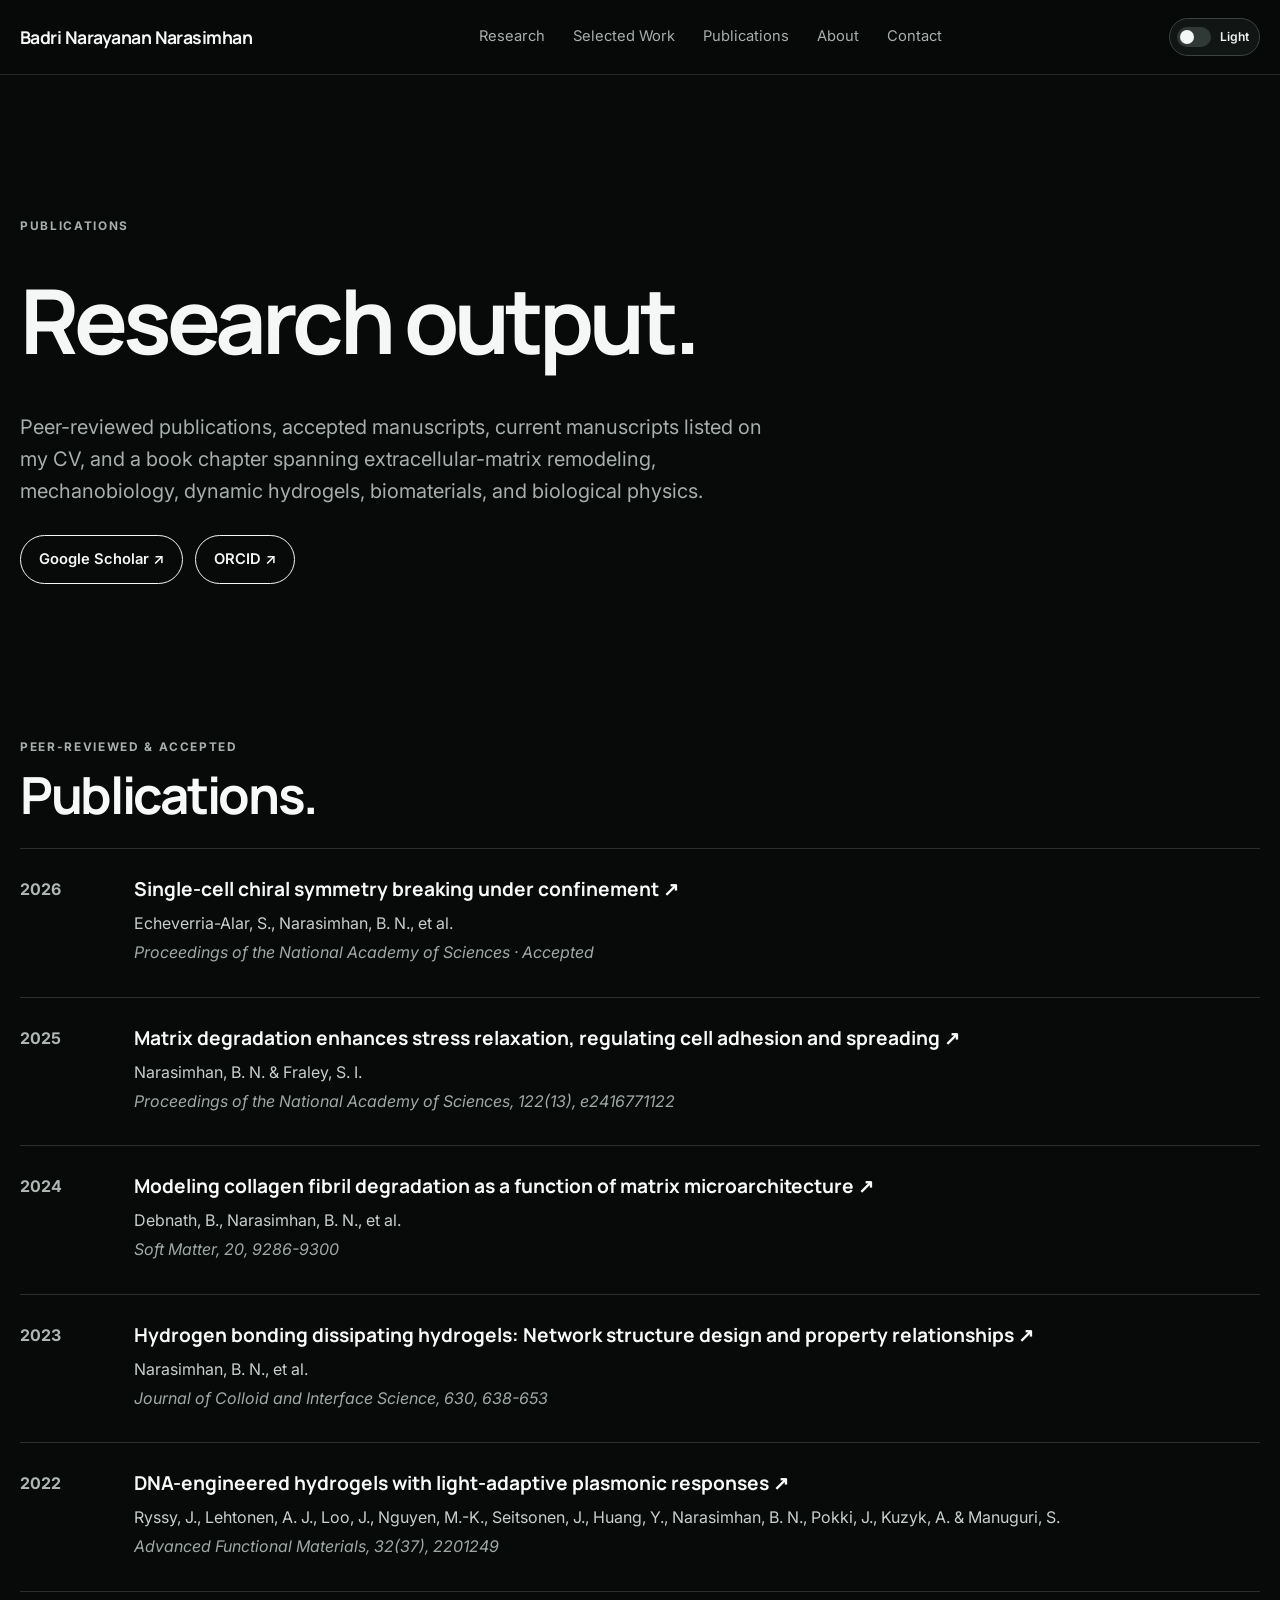
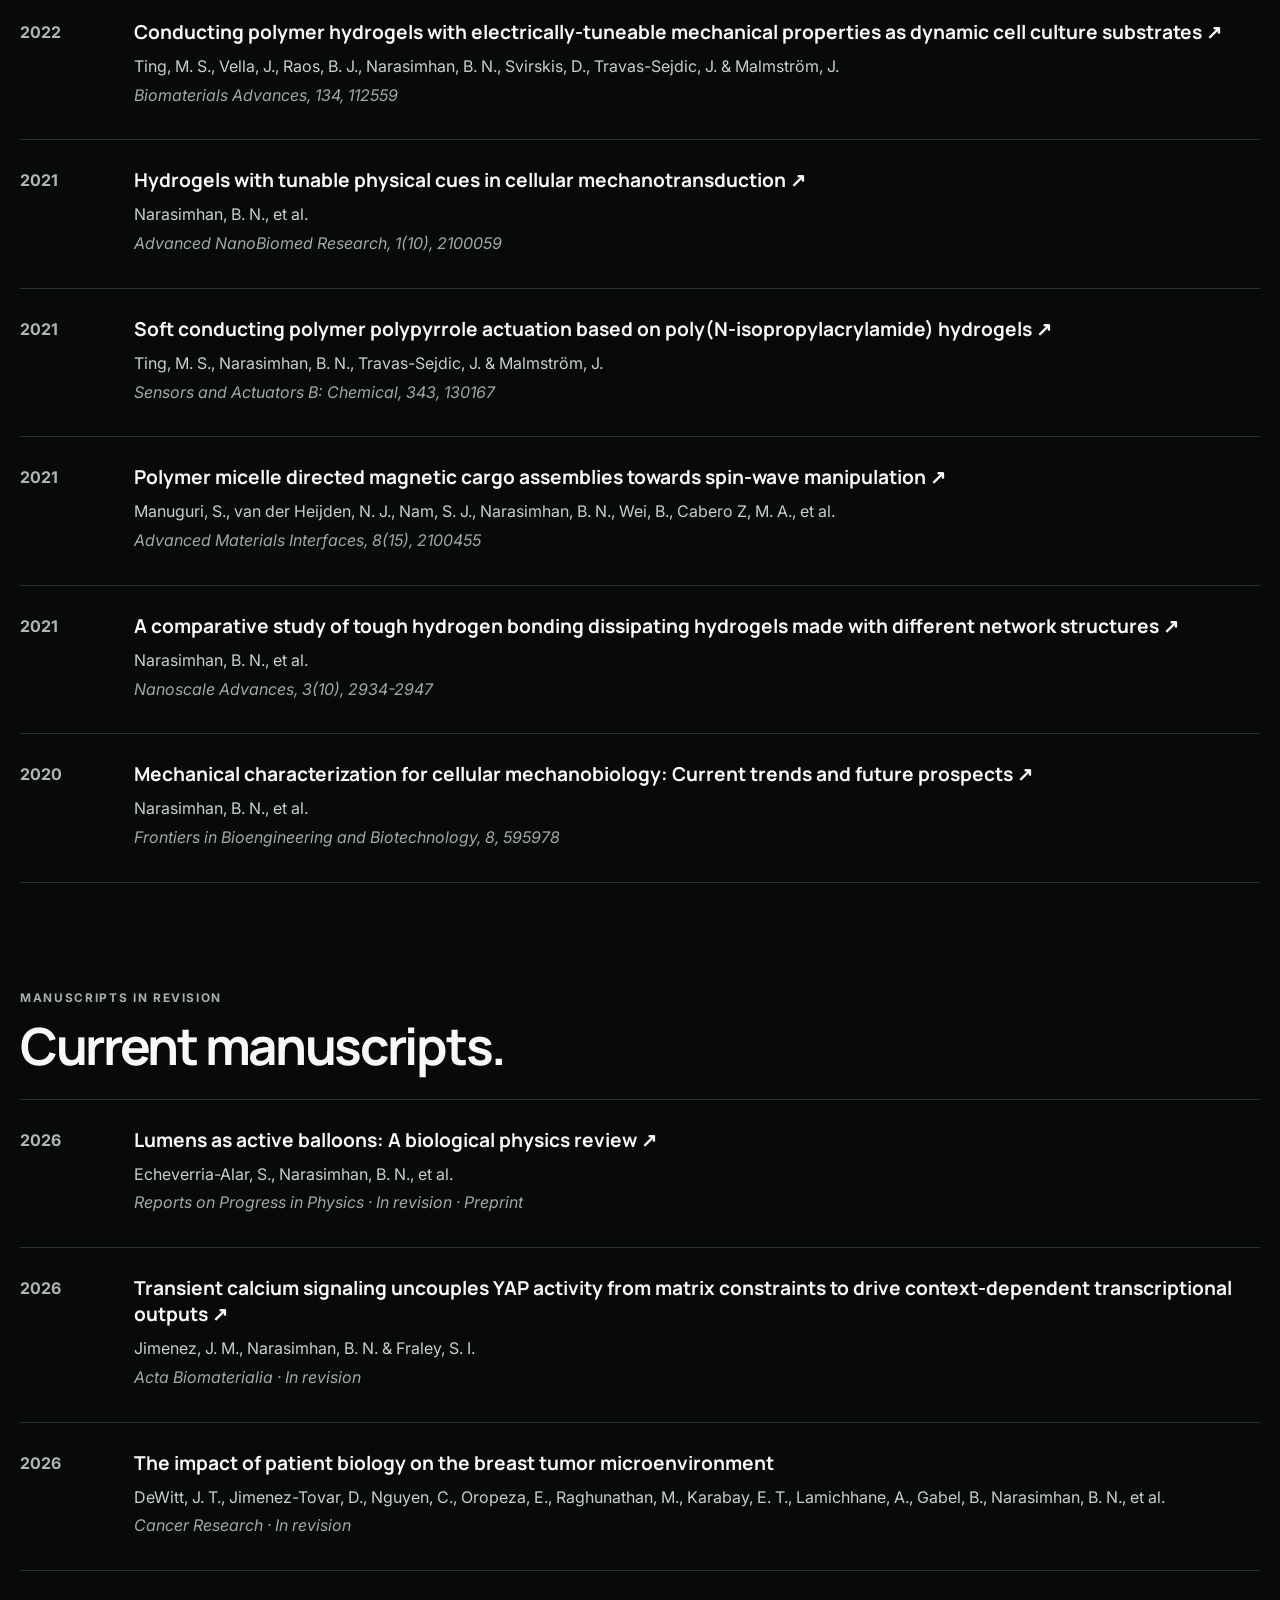
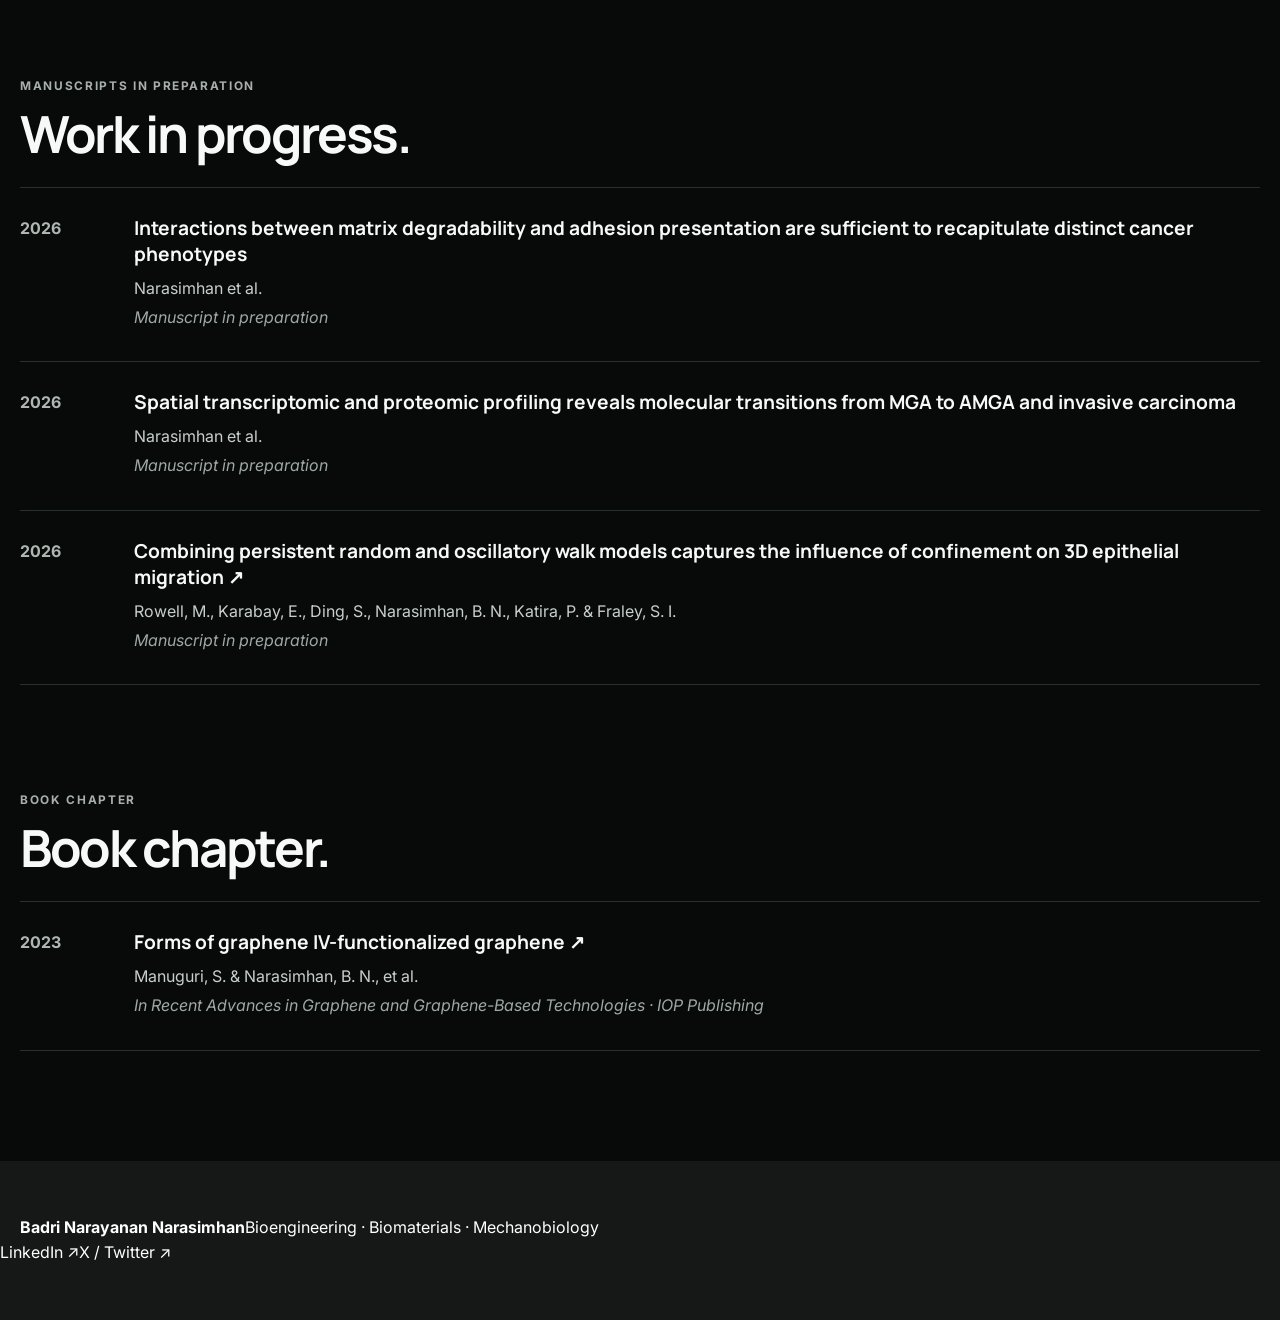
<file: publications.html>
<!DOCTYPE html>
<html lang="en">
<head>
  <meta charset="UTF-8">
  <meta name="viewport" content="width=device-width, initial-scale=1.0">
  <title>Publications | Badri Narayanan Narasimhan</title>
  <link rel="preconnect" href="https://fonts.googleapis.com">
  <link rel="preconnect" href="https://fonts.gstatic.com" crossorigin>
  <link href="https://fonts.googleapis.com/css2?family=Inter:wght@400;500;600&family=Manrope:wght@500;600;700&display=swap" rel="stylesheet">
  <link rel="stylesheet" href="style.css">
</head>
<body>
<header class="site-header">
  <div class="container nav-wrap">
    <a class="brand" href="index.html">Badri Narayanan Narasimhan</a>
    <nav class="nav" id="site-navigation" aria-label="Main navigation">
      <a href="index.html#research">Research</a>
      <a href="index.html#work">Selected Work</a>
      <a href="publications.html">Publications</a>
      <a href="index.html#about">About</a>
      <a href="index.html#contact">Contact</a>
    </nav>
      <button class="mobile-menu-toggle" type="button" aria-label="Open navigation menu" aria-controls="site-navigation" aria-expanded="false"><span></span><span></span><span></span></button>
      <button class="theme-toggle" type="button" aria-label="Switch to light background" aria-pressed="false">
        <span class="theme-toggle-track" aria-hidden="true"><span class="theme-toggle-knob"></span></span>
        <span class="theme-toggle-label">Light</span>
      </button>
  </div>
</header>
<main>
<section class="page-hero container">
  <p class="eyebrow">PUBLICATIONS</p>
  <h1>Research output.</h1>
  <p>Peer-reviewed publications, accepted manuscripts, current manuscripts listed on my CV, and a book chapter spanning extracellular-matrix remodeling, mechanobiology, dynamic hydrogels, biomaterials, and biological physics.</p>
  <div class="about-actions">
    <a class="button button-primary" href="https://scholar.google.com/citations?user=KhqiC1IAAAAJ&amp;hl=en&amp;oi=ao" target="_blank" rel="noopener">Google Scholar ↗</a>
    <a class="button button-secondary" href="https://orcid.org/0000-0002-2936-0398" target="_blank" rel="noopener">ORCID ↗</a>
  </div>
</section>

<section class="section container publication-section">
  <div class="publication-group-heading">
    <p class="section-kicker">PEER-REVIEWED &amp; ACCEPTED</p>
    <h2>Publications.</h2>
  </div>
  <div class="full-pub-list">
    <article class="full-pub"><div class="full-pub-year">2026</div><div><h3><a href="https://www.biorxiv.org/content/10.64898/2025.12.23.696323v3.abstract" target="_blank" rel="noopener">Single-cell chiral symmetry breaking under confinement ↗</a></h3><p>Echeverria-Alar, S., Narasimhan, B. N., et al.</p><p class="journal">Proceedings of the National Academy of Sciences · Accepted</p></div></article>
    <article class="full-pub"><div class="full-pub-year">2025</div><div><h3><a href="https://www.pnas.org/doi/abs/10.1073/pnas.2416771122" target="_blank" rel="noopener">Matrix degradation enhances stress relaxation, regulating cell adhesion and spreading ↗</a></h3><p>Narasimhan, B. N. &amp; Fraley, S. I.</p><p class="journal">Proceedings of the National Academy of Sciences, 122(13), e2416771122</p></div></article>
    <article class="full-pub"><div class="full-pub-year">2024</div><div><h3><a href="https://pubs.rsc.org/sm/article-abstract/20/46/9286/872077/Modeling-collagen-fibril-degradation-as-a-function" target="_blank" rel="noopener">Modeling collagen fibril degradation as a function of matrix microarchitecture ↗</a></h3><p>Debnath, B., Narasimhan, B. N., et al.</p><p class="journal">Soft Matter, 20, 9286-9300</p></div></article>
    <article class="full-pub"><div class="full-pub-year">2023</div><div><h3><a href="https://www.sciencedirect.com/science/article/pii/S0021979722017830" target="_blank" rel="noopener">Hydrogen bonding dissipating hydrogels: Network structure design and property relationships ↗</a></h3><p>Narasimhan, B. N., et al.</p><p class="journal">Journal of Colloid and Interface Science, 630, 638-653</p></div></article>
    <article class="full-pub"><div class="full-pub-year">2022</div><div><h3><a href="https://advanced.onlinelibrary.wiley.com/doi/abs/10.1002/adfm.202201249" target="_blank" rel="noopener">DNA-engineered hydrogels with light-adaptive plasmonic responses ↗</a></h3><p>Ryssy, J., Lehtonen, A. J., Loo, J., Nguyen, M.-K., Seitsonen, J., Huang, Y., Narasimhan, B. N., Pokki, J., Kuzyk, A. &amp; Manuguri, S.</p><p class="journal">Advanced Functional Materials, 32(37), 2201249</p></div></article>
    <article class="full-pub"><div class="full-pub-year">2022</div><div><h3><a href="https://www.sciencedirect.com/science/article/pii/S0928493121006998" target="_blank" rel="noopener">Conducting polymer hydrogels with electrically-tuneable mechanical properties as dynamic cell culture substrates ↗</a></h3><p>Ting, M. S., Vella, J., Raos, B. J., Narasimhan, B. N., Svirskis, D., Travas-Sejdic, J. &amp; Malmström, J.</p><p class="journal">Biomaterials Advances, 134, 112559</p></div></article>
    <article class="full-pub"><div class="full-pub-year">2021</div><div><h3><a href="https://advanced.onlinelibrary.wiley.com/doi/full/10.1002/anbr.202100059" target="_blank" rel="noopener">Hydrogels with tunable physical cues in cellular mechanotransduction ↗</a></h3><p>Narasimhan, B. N., et al.</p><p class="journal">Advanced NanoBiomed Research, 1(10), 2100059</p></div></article>
    <article class="full-pub"><div class="full-pub-year">2021</div><div><h3><a href="https://www.sciencedirect.com/science/article/pii/S092540052100736X" target="_blank" rel="noopener">Soft conducting polymer polypyrrole actuation based on poly(N-isopropylacrylamide) hydrogels ↗</a></h3><p>Ting, M. S., Narasimhan, B. N., Travas-Sejdic, J. &amp; Malmström, J.</p><p class="journal">Sensors and Actuators B: Chemical, 343, 130167</p></div></article>
    <article class="full-pub"><div class="full-pub-year">2021</div><div><h3><a href="https://advanced.onlinelibrary.wiley.com/doi/abs/10.1002/admi.202100455" target="_blank" rel="noopener">Polymer micelle directed magnetic cargo assemblies towards spin-wave manipulation ↗</a></h3><p>Manuguri, S., van der Heijden, N. J., Nam, S. J., Narasimhan, B. N., Wei, B., Cabero Z, M. A., et al.</p><p class="journal">Advanced Materials Interfaces, 8(15), 2100455</p></div></article>
    <article class="full-pub"><div class="full-pub-year">2021</div><div><h3><a href="https://pubs.rsc.org/na/article/3/10/2934/732613/A-comparative-study-of-tough-hydrogen-bonding" target="_blank" rel="noopener">A comparative study of tough hydrogen bonding dissipating hydrogels made with different network structures ↗</a></h3><p>Narasimhan, B. N., et al.</p><p class="journal">Nanoscale Advances, 3(10), 2934-2947</p></div></article>
    <article class="full-pub"><div class="full-pub-year">2020</div><div><h3><a href="https://www.frontiersin.org/journals/bioengineering-and-biotechnology/articles/10.3389/fbioe.2020.595978/full" target="_blank" rel="noopener">Mechanical characterization for cellular mechanobiology: Current trends and future prospects ↗</a></h3><p>Narasimhan, B. N., et al.</p><p class="journal">Frontiers in Bioengineering and Biotechnology, 8, 595978</p></div></article>
  </div>
</section>

<section class="section container publication-section publication-secondary">
  <div class="publication-group-heading">
    <p class="section-kicker">MANUSCRIPTS IN REVISION</p>
    <h2>Current manuscripts.</h2>
  </div>
  <div class="full-pub-list">
    <article class="full-pub"><div class="full-pub-year">2026</div><div><h3><a href="https://arxiv.org/abs/2605.01649" target="_blank" rel="noopener">Lumens as active balloons: A biological physics review ↗</a></h3><p>Echeverria-Alar, S., Narasimhan, B. N., et al.</p><p class="journal">Reports on Progress in Physics · In revision · Preprint</p></div></article>
    <article class="full-pub"><div class="full-pub-year">2026</div><div><h3><a href="http://cell.com/biophysj/abstract/S0006-3495(24)02257-4" target="_blank" rel="noopener">Transient calcium signaling uncouples YAP activity from matrix constraints to drive context-dependent transcriptional outputs ↗</a></h3><p>Jimenez, J. M., Narasimhan, B. N. &amp; Fraley, S. I.</p><p class="journal">Acta Biomaterialia · In revision</p></div></article>
    <article class="full-pub"><div class="full-pub-year">2026</div><div><h3>The impact of patient biology on the breast tumor microenvironment</h3><p>DeWitt, J. T., Jimenez-Tovar, D., Nguyen, C., Oropeza, E., Raghunathan, M., Karabay, E. T., Lamichhane, A., Gabel, B., Narasimhan, B. N., et al.</p><p class="journal">Cancer Research · In revision</p></div></article>
  </div>
</section>

<section class="section container publication-section publication-secondary">
  <div class="publication-group-heading">
    <p class="section-kicker">MANUSCRIPTS IN PREPARATION</p>
    <h2>Work in progress.</h2>
  </div>
  <div class="full-pub-list">
    <article class="full-pub"><div class="full-pub-year">2026</div><div><h3>Interactions between matrix degradability and adhesion presentation are sufficient to recapitulate distinct cancer phenotypes</h3><p>Narasimhan et al.</p><p class="journal">Manuscript in preparation</p></div></article>
    <article class="full-pub"><div class="full-pub-year">2026</div><div><h3>Spatial transcriptomic and proteomic profiling reveals molecular transitions from MGA to AMGA and invasive carcinoma</h3><p>Narasimhan et al.</p><p class="journal">Manuscript in preparation</p></div></article>
    <article class="full-pub"><div class="full-pub-year">2026</div><div><h3><a href="https://www.cell.com/biophysj/fulltext/S0006-3495(24)02418-4" target="_blank" rel="noopener">Combining persistent random and oscillatory walk models captures the influence of confinement on 3D epithelial migration ↗</a></h3><p>Rowell, M., Karabay, E., Ding, S., Narasimhan, B. N., Katira, P. &amp; Fraley, S. I.</p><p class="journal">Manuscript in preparation</p></div></article>
  </div>
</section>

<section class="section container publication-section publication-secondary book-section">
  <div class="publication-group-heading">
    <p class="section-kicker">BOOK CHAPTER</p>
    <h2>Book chapter.</h2>
  </div>
  <div class="full-pub-list">
    <article class="full-pub"><div class="full-pub-year">2023</div><div><h3><a href="https://iopscience.iop.org/book/edit/978-0-7503-3999-5/chapter/bk978-0-7503-3999-5ch6" target="_blank" rel="noopener">Forms of graphene IV-functionalized graphene ↗</a></h3><p>Manuguri, S. &amp; Narasimhan, B. N., et al.</p><p class="journal">In Recent Advances in Graphene and Graphene-Based Technologies · IOP Publishing</p></div></article>
  </div>
</section>
</main>
<footer class="site-footer"><div class="container"><strong>Badri Narayanan Narasimhan</strong><span>Bioengineering · Biomaterials · Mechanobiology</span></div><div class="social-links"><a href="https://www.linkedin.com/in/badri-narayanan-narasimhan-9518b510/" target="_blank" rel="noopener noreferrer">LinkedIn ↗</a><a href="https://x.com/badz_nithin" target="_blank" rel="noopener noreferrer">X / Twitter ↗</a></div></footer>

  <script>
    (function () {
      const button = document.querySelector('.theme-toggle');
      if (!button) return;

      function applyTheme(light) {
        document.body.classList.toggle('light-theme', light);
        button.setAttribute('aria-pressed', light ? 'true' : 'false');
        button.setAttribute('aria-label', light ? 'Switch to dark background' : 'Switch to light background');
        const label = button.querySelector('.theme-toggle-label');
        if (label) label.textContent = light ? 'Dark' : 'Light';
      }

      let light = false;
      try {
        light = localStorage.getItem('badri-site-theme-v19') === 'light';
      } catch (e) {}
      applyTheme(light);

      button.addEventListener('click', function () {
        const nextLight = !document.body.classList.contains('light-theme');
        applyTheme(nextLight);
        try {
          localStorage.setItem('badri-site-theme-v19', nextLight ? 'light' : 'dark');
        } catch (e) {}
      });
    })();
  </script>
  <script>
    (function () {
      const toggle = document.querySelector('.mobile-menu-toggle');
      const nav = document.getElementById('site-navigation');
      if (!toggle || !nav) return;
      function closeMenu() {
        nav.classList.remove('mobile-nav-open');
        toggle.setAttribute('aria-expanded', 'false');
        toggle.setAttribute('aria-label', 'Open navigation menu');
      }
      toggle.addEventListener('click', function () {
        const isOpen = nav.classList.toggle('mobile-nav-open');
        toggle.setAttribute('aria-expanded', String(isOpen));
        toggle.setAttribute('aria-label', isOpen ? 'Close navigation menu' : 'Open navigation menu');
      });
      nav.querySelectorAll('a').forEach(function (link) { link.addEventListener('click', closeMenu); });
      document.addEventListener('keydown', function (event) { if (event.key === 'Escape') closeMenu(); });
      document.addEventListener('click', function (event) {
        if (!nav.contains(event.target) && !toggle.contains(event.target)) closeMenu();
      });
      window.addEventListener('resize', function () { if (window.innerWidth > 900) closeMenu(); });
    })();
  </script>
</body></html>
</file>
<file: style.css>
:root {
  --bg: #f7f8f7;
  --surface: #ffffff;
  --ink: #161918;
  --muted: #626967;
  --line: #dfe4e1;

  --green: #29b875;
  --blue: #2787c8;
  --magenta: #a52167;
  --graphite: #6f7174;

  --max: 1180px;
}

* {
  box-sizing: border-box;
}

html {
  scroll-behavior: smooth;
}

body {
  margin: 0;
  background: var(--bg);
  color: var(--ink);
  font-family: "Inter", sans-serif;
  line-height: 1.6;
}

a {
  color: inherit;
  text-decoration: none;
}

.container {
  width: min(calc(100% - 40px), var(--max));
  margin: 0 auto;
}

.site-header {
  position: sticky;
  top: 0;
  z-index: 100;
  background: rgba(247, 248, 247, 0.92);
  backdrop-filter: blur(14px);
  border-bottom: 1px solid rgba(223, 228, 225, 0.8);
}

.nav-wrap {
  min-height: 74px;
  display: flex;
  align-items: center;
  justify-content: space-between;
  gap: 30px;
}

.brand {
  font-family: "Manrope", sans-serif;
  font-weight: 700;
  letter-spacing: -0.03em;
  font-size: 1.1rem;
}

.nav {
  display: flex;
  gap: 28px;
  font-size: 0.92rem;
}

.nav a {
  color: var(--muted);
}

.nav a:hover {
  color: var(--ink);
}

.hero {
  min-height: 720px;
  display: grid;
  grid-template-columns: 1.08fr 0.92fr;
  align-items: center;
  gap: 70px;
  padding-top: 80px;
  padding-bottom: 80px;
}

.eyebrow,
.section-kicker,
.work-category {
  font-size: 0.74rem;
  font-weight: 700;
  letter-spacing: 0.14em;
  text-transform: uppercase;
  color: var(--muted);
}

.hero h1 {
  margin: 14px 0 26px;
  max-width: 780px;
  font-family: "Manrope", sans-serif;
  font-size: clamp(3.5rem, 7vw, 6.6rem);
  line-height: 0.98;
  letter-spacing: -0.055em;
}

.hero-text {
  max-width: 680px;
  color: var(--muted);
  font-size: 1.14rem;
}

.hero-actions {
  display: flex;
  gap: 14px;
  margin-top: 34px;
}

.button {
  display: inline-flex;
  align-items: center;
  justify-content: center;
  padding: 12px 18px;
  border-radius: 999px;
  font-weight: 600;
  font-size: 0.92rem;
  border: 1px solid var(--ink);
}

.button.primary {
  background: var(--ink);
  color: white;
}

.button.secondary {
  background: transparent;
}

.hero-visual {
  position: relative;
  height: 500px;
  border-radius: 28px;
  overflow: hidden;
  background:
    radial-gradient(circle at 22% 24%, rgba(41,184,117,0.12), transparent 24%),
    radial-gradient(circle at 76% 30%, rgba(39,135,200,0.14), transparent 25%),
    radial-gradient(circle at 68% 78%, rgba(165,33,103,0.12), transparent 26%),
    #eef2f0;
}

.matrix {
  position: absolute;
  width: 360px;
  height: 160px;
  border: 2px solid rgba(22,25,24,0.15);
  border-radius: 50%;
  transform: rotate(-18deg);
}

.matrix::before,
.matrix::after {
  content: "";
  position: absolute;
  inset: 20px;
  border: 2px solid rgba(22,25,24,0.10);
  border-radius: 50%;
}

.matrix::after {
  inset: 42px;
}

.matrix-a {
  left: -60px;
  top: 90px;
}

.matrix-b {
  right: -90px;
  bottom: 90px;
  transform: rotate(24deg);
}

.cell {
  position: absolute;
  border-radius: 50%;
  box-shadow: 0 8px 35px rgba(22,25,24,0.08);
}

.cell-1 {
  width: 105px;
  height: 105px;
  left: 44%;
  top: 34%;
  background: rgba(41,184,117,0.75);
}

.cell-2 {
  width: 72px;
  height: 72px;
  left: 63%;
  top: 50%;
  background: rgba(39,135,200,0.72);
}

.cell-3 {
  width: 50px;
  height: 50px;
  left: 36%;
  top: 58%;
  background: rgba(165,33,103,0.72);
}

.signal-line {
  position: absolute;
  height: 1px;
  background: rgba(22,25,24,0.35);
  transform-origin: left center;
}

.line-1 {
  width: 165px;
  left: 28%;
  top: 54%;
  transform: rotate(-17deg);
}

.line-2 {
  width: 120px;
  left: 52%;
  top: 64%;
  transform: rotate(21deg);
}

.visual-label {
  position: absolute;
  font-size: 0.74rem;
  color: var(--muted);
  background: rgba(255,255,255,0.65);
  border: 1px solid rgba(255,255,255,0.9);
  padding: 6px 10px;
  border-radius: 999px;
  backdrop-filter: blur(6px);
}

.label-a { left: 9%; top: 15%; }
.label-b { right: 10%; top: 27%; }
.label-c { right: 9%; bottom: 14%; }

.vision {
  padding: 100px 0;
  background: var(--surface);
  border-top: 1px solid var(--line);
  border-bottom: 1px solid var(--line);
}

.split {
  display: grid;
  grid-template-columns: 0.85fr 1.15fr;
  gap: 90px;
}

h2 {
  margin: 8px 0 20px;
  font-family: "Manrope", sans-serif;
  font-size: clamp(2rem, 4vw, 3.35rem);
  line-height: 1.1;
  letter-spacing: -0.045em;
}

.vision-copy {
  font-size: 1.08rem;
  color: var(--muted);
}

.section {
  padding-top: 120px;
  padding-bottom: 120px;
}

.section-heading {
  max-width: 760px;
  margin-bottom: 52px;
}

.section-heading > p:last-child {
  color: var(--muted);
}

.theme-grid {
  display: grid;
  grid-template-columns: repeat(2, 1fr);
  gap: 18px;
}

.theme-card {
  position: relative;
  min-height: 320px;
  padding: 34px;
  background: var(--surface);
  border: 1px solid var(--line);
  border-radius: 22px;
  overflow: hidden;
}

.theme-card::before {
  content: "";
  position: absolute;
  inset: 0 auto 0 0;
  width: 6px;
  background: var(--accent);
}

.theme-green { --accent: var(--green); }
.theme-blue { --accent: var(--blue); }
.theme-magenta { --accent: var(--magenta); }
.theme-graphite { --accent: var(--graphite); }

.theme-number {
  color: var(--accent);
  font-size: 0.8rem;
  font-weight: 700;
  letter-spacing: 0.1em;
}

.theme-card h3 {
  max-width: 420px;
  margin: 65px 0 14px;
  font-family: "Manrope", sans-serif;
  font-size: 1.7rem;
  letter-spacing: -0.03em;
}

.theme-card p {
  max-width: 520px;
  color: var(--muted);
}

.theme-tag {
  position: absolute;
  bottom: 28px;
  font-size: 0.82rem;
  color: var(--accent);
  font-weight: 600;
}

.concept-band {
  padding: 100px 0;
  background: #151817;
  color: white;
}

.concept-band .section-kicker {
  color: #a7afab;
}

.concept-flow {
  margin-top: 48px;
  display: grid;
  grid-template-columns: 1fr auto 1fr auto 1fr auto 1fr;
  gap: 22px;
  align-items: center;
}

.concept-step {
  padding: 24px;
  border: 1px solid rgba(255,255,255,0.15);
  border-radius: 18px;
  min-height: 150px;
}

.concept-step span {
  display: block;
  color: #9ea7a3;
  font-size: 0.75rem;
  margin-bottom: 24px;
}

.concept-step strong {
  display: block;
  font-family: "Manrope", sans-serif;
  font-size: 1.15rem;
}

.concept-step small {
  display: block;
  margin-top: 8px;
  color: #aeb6b2;
}

.flow-arrow {
  color: #7d8782;
  font-size: 1.4rem;
}

.work-grid {
  display: grid;
  grid-template-columns: repeat(3, 1fr);
  gap: 24px;
}

.work-card {
  background: var(--surface);
  border: 1px solid var(--line);
  border-radius: 20px;
  overflow: hidden;
}

.work-image {
  height: 250px;
  background: #e9eeeb;
  display: flex;
  align-items: center;
  justify-content: center;
  color: #7d8581;
  font-size: 0.84rem;
}

.work-card > p,
.work-card > h3 {
  margin-left: 24px;
  margin-right: 24px;
}

.work-card .work-category {
  margin-top: 24px;
}

.work-card h3 {
  font-family: "Manrope", sans-serif;
  font-size: 1.25rem;
  letter-spacing: -0.025em;
  line-height: 1.25;
}

.work-card > p:last-child {
  color: var(--muted);
  padding-bottom: 22px;
}

.publications {
  padding: 110px 0;
  background: var(--surface);
  border-top: 1px solid var(--line);
  border-bottom: 1px solid var(--line);
}

.muted {
  color: var(--muted);
}

.publication-list article {
  display: grid;
  grid-template-columns: 74px 1fr;
  gap: 18px;
  padding: 22px 0;
  border-bottom: 1px solid var(--line);
}

.pub-year {
  font-weight: 700;
  color: var(--muted);
}

.publication-list h3 {
  margin: 0 0 6px;
  font-size: 1rem;
}

.publication-list p {
  margin: 0;
  color: var(--muted);
  font-size: 0.92rem;
}

.about-grid {
  display: grid;
  grid-template-columns: 0.72fr 1.28fr;
  gap: 80px;
  align-items: center;
}

.about-photo {
  min-height: 440px;
}

.photo-placeholder {
  min-height: 440px;
  border-radius: 24px;
  background: #e7ece9;
  display: flex;
  align-items: center;
  justify-content: center;
  color: #7b8480;
}

.about-lead {
  font-size: 1.15rem;
}

.about-grid p {
  color: var(--muted);
}

.about-links {
  display: flex;
  flex-wrap: wrap;
  gap: 10px;
  margin-top: 28px;
}

.about-links a {
  padding: 9px 13px;
  border: 1px solid var(--line);
  border-radius: 999px;
  font-size: 0.86rem;
  background: var(--surface);
}

footer {
  padding: 54px 0;
  background: #151817;
  color: white;
}

.footer-wrap {
  display: flex;
  align-items: center;
  justify-content: space-between;
  gap: 30px;
}

footer p {
  margin: 6px 0 0;
  color: #9ba4a0;
}

.footer-right {
  display: flex;
  gap: 22px;
}

.footer-right a {
  color: #d7dcda;
}

@media (max-width: 900px) {
  .nav {
    display: none;
  }

  .hero {
    grid-template-columns: 1fr;
    min-height: auto;
    gap: 50px;
  }

  .hero-visual {
    height: 390px;
  }

  .split,
  .about-grid {
    grid-template-columns: 1fr;
    gap: 38px;
  }

  .theme-grid,
  .work-grid {
    grid-template-columns: 1fr;
  }

  .concept-flow {
    grid-template-columns: 1fr;
  }

  .flow-arrow {
    transform: rotate(90deg);
    justify-self: center;
  }
}

@media (max-width: 600px) {
  .container {
    width: min(calc(100% - 28px), var(--max));
  }

  .hero {
    padding-top: 54px;
    padding-bottom: 54px;
  }

  .hero h1 {
    font-size: 3.45rem;
  }

  .section,
  .vision,
  .publications,
  .concept-band {
    padding-top: 76px;
    padding-bottom: 76px;
  }

  .theme-card {
    min-height: 300px;
    padding: 28px;
  }

  .footer-wrap {
    align-items: flex-start;
    flex-direction: column;
  }
}


/* V2 refinements */
.hero h1 {
  font-size: clamp(3.0rem, 5.2vw, 5.25rem);
  line-height: 1.00;
  max-width: 760px;
}

.hero-subline {
  max-width: 700px;
  margin: -4px 0 22px;
  font-family: "Manrope", sans-serif;
  font-size: clamp(1.35rem, 2vw, 2rem);
  line-height: 1.22;
  letter-spacing: -0.03em;
  color: #343a37;
}

.theme-card {
  min-height: 260px;
  padding: 30px 34px;
}

.theme-card h3 {
  margin: 34px 0 12px;
}

.theme-tag {
  bottom: 24px;
}

.theme-glyph {
  position: absolute;
  top: 26px;
  right: 30px;
  width: 112px;
  height: 64px;
  opacity: .16;
  color: var(--accent);
}

.theme-glyph i {
  position: absolute;
  display: block;
  border: 2px solid currentColor;
}

/* immune: matrix line + two interacting cells */
.glyph-immune:before,
.glyph-immune:after {
  content: "";
  position: absolute;
  left: 0;
  width: 68px;
  height: 22px;
  border: 2px solid currentColor;
  border-radius: 50%;
  transform: rotate(-12deg);
}
.glyph-immune:before { top: 10px; }
.glyph-immune:after { top: 27px; }
.glyph-immune i:nth-child(1),
.glyph-immune i:nth-child(2) {
  border-radius: 50%;
  background: currentColor;
}
.glyph-immune i:nth-child(1) { width: 23px; height: 23px; right: 20px; top: 12px; }
.glyph-immune i:nth-child(2) { width: 16px; height: 16px; right: 0; top: 30px; }
.glyph-immune i:nth-child(3) { width: 22px; border-width: 1px 0 0; right: 11px; top: 31px; transform: rotate(16deg); }

/* organization: dispersed to clustered */
.glyph-org i {
  border-radius: 50%;
  background: currentColor;
}
.glyph-org i:nth-child(1) { width: 14px; height: 14px; left: 2px; top: 28px; }
.glyph-org i:nth-child(2) { width: 17px; height: 17px; left: 33px; top: 16px; }
.glyph-org i:nth-child(3) { width: 22px; height: 22px; right: 24px; top: 20px; }
.glyph-org i:nth-child(4) { width: 22px; height: 22px; right: 5px; top: 32px; }

/* material: changing network */
.glyph-material i {
  width: 78px;
  height: 24px;
  left: 14px;
  border-radius: 50%;
  transform: rotate(-10deg);
}
.glyph-material i:nth-child(1) { top: 7px; }
.glyph-material i:nth-child(2) { top: 20px; transform: rotate(8deg); }
.glyph-material i:nth-child(3) { top: 34px; transform: rotate(-4deg); }

/* state: three-state trajectory */
.glyph-state:before {
  content: "";
  position: absolute;
  left: 13px;
  right: 13px;
  top: 31px;
  border-top: 2px solid currentColor;
}
.glyph-state i {
  width: 20px;
  height: 20px;
  border-radius: 5px;
  background: currentColor;
  top: 21px;
}
.glyph-state i:nth-child(1) { left: 3px; opacity: .65; }
.glyph-state i:nth-child(2) { left: 46px; opacity: .8; transform: rotate(45deg); }
.glyph-state i:nth-child(3) { right: 3px; }

@media (max-width: 600px) {
  .hero h1 { font-size: 3rem; }
  .hero-subline { font-size: 1.35rem; }
  .theme-glyph { width: 90px; right: 20px; }
}


/* V3: selected research portfolio */
.selected-work { padding-top: 105px; }
.feature-project {
  display: grid; grid-template-columns: 1.45fr .75fr; gap: 46px; align-items: center;
  margin-top: 46px; padding: 26px; background: var(--surface); border: 1px solid var(--line);
  border-radius: 26px;
}
.project-image { background:#f1f3f2; border-radius:18px; overflow:hidden; }
.project-image img, .collab-image img { display:block; width:100%; height:100%; object-fit:contain; }
.project-image-large { height: 390px; }
.project-copy h3, .project-card h3 { font-family:"Manrope",sans-serif; letter-spacing:-.035em; }
.project-copy h3 { font-size:2rem; margin:8px 0 14px; }
.project-meta { font-size:.72rem; font-weight:700; letter-spacing:.13em; color:var(--muted); }
.text-link { display:inline-block; margin-top:14px; color:var(--ink); font-weight:600; text-decoration:none; border-bottom:1px solid #aeb5b1; }
.project-grid { display:grid; grid-template-columns:1fr 1fr; gap:20px; margin-top:20px; }
.project-card { background:var(--surface); border:1px solid var(--line); border-radius:24px; overflow:hidden; }
.project-card .project-image { height:290px; border-radius:0; border-bottom:1px solid var(--line); }
.project-card-copy { padding:28px 30px 30px; }
.project-card h3 { font-size:1.55rem; margin:8px 0 12px; }
.collab-project {
  display:grid; grid-template-columns:.9fr 1.1fr; gap:42px; align-items:center;
  margin-top:20px; padding:26px; border:1px solid var(--line); border-radius:24px; background:#fbfcfb;
}
.collab-image { height:330px; overflow:hidden; border-radius:16px; background:white; }

.publications-band { background:#eef1ef; }
.pub-list { border-top:1px solid #cfd5d1; }
.pub-row {
  display:grid; grid-template-columns:80px 1fr 30px; gap:20px; padding:24px 4px;
  border-bottom:1px solid #cfd5d1; text-decoration:none; color:var(--ink); align-items:start;
}
.pub-row:hover strong { text-decoration:underline; }
.pub-row strong { font-family:"Manrope",sans-serif; font-size:1.05rem; }
.pub-row span:nth-child(2) { line-height:1.55; color:#505754; }
.pub-row strong { color:var(--ink); }
.pub-year { font-weight:700; }
.pub-arrow { font-size:1.2rem; }
.pub-button { margin-top:28px; }

.about-section { display:grid; grid-template-columns:.38fr 1fr; gap:70px; }
.about-copy h2 { font-size:clamp(2.2rem,4vw,3.6rem); margin-top:0; }
.about-lead { font-size:1.3rem; color:var(--ink); }
.about-actions { display:flex; gap:12px; flex-wrap:wrap; margin-top:28px; }
.portrait-placeholder {
  aspect-ratio:4/5; max-width:220px; display:grid; place-items:center; border:1px dashed #b8bfbb;
  border-radius:20px; color:#8a918e; background:#f1f3f2;
}

.page-hero { padding-top:130px; padding-bottom:70px; }
.page-hero h1 { font-family:"Manrope",sans-serif; font-size:clamp(3.4rem,7vw,6rem); letter-spacing:-.055em; margin:10px 0 18px; }
.page-hero > p:not(.eyebrow) { max-width:760px; font-size:1.25rem; line-height:1.6; color:var(--muted); }
.full-pub-list { border-top:1px solid var(--line); }
.full-pub { display:grid; grid-template-columns:90px 1fr; gap:24px; padding:28px 0; border-bottom:1px solid var(--line); }
.full-pub-year { font-weight:700; }
.full-pub h3 { margin:0 0 8px; font-family:"Manrope",sans-serif; font-size:1.2rem; }
.full-pub h3 a { color:inherit; text-decoration:none; }
.full-pub h3 a:hover { text-decoration:underline; }
.full-pub p { margin:4px 0; color:var(--muted); }
.full-pub .journal { font-style:italic; color:var(--ink); }

@media (max-width: 850px) {
  .feature-project, .collab-project, .about-section { grid-template-columns:1fr; }
  .project-grid { grid-template-columns:1fr; }
  .project-image-large, .collab-image { height:auto; min-height:240px; }
}
@media (max-width: 600px) {
  .pub-row { grid-template-columns:55px 1fr 20px; gap:10px; }
  .full-pub { grid-template-columns:55px 1fr; }
}


/* V4: state spaces, emerging directions, expertise */
.state-space-band { padding: 105px 0; }
.state-space-intro {
  display:grid; grid-template-columns: .95fr 1.05fr; gap:70px; align-items:start;
  margin:18px 0 42px;
}
.state-space-intro h2 {
  font-family:"Manrope",sans-serif; font-size:clamp(2.3rem,4vw,4rem);
  line-height:1.05; letter-spacing:-.045em; margin:0;
}
.state-space-intro p { margin:4px 0 0; font-size:1.12rem; line-height:1.7; color:var(--muted); }
.coupling-example {
  display:flex; align-items:center; justify-content:center; gap:18px; flex-wrap:wrap;
  padding:17px 22px; margin-bottom:24px; border:1px solid #cfd5d1; border-radius:999px;
  background:rgba(255,255,255,.62); font-weight:600;
}
.coupling-example b { color:var(--green); font-size:1.2rem; }
.state-space-flow { display:grid; grid-template-columns:1fr auto 1fr auto 1fr; gap:16px; align-items:stretch; }
.state-box {
  padding:28px; min-height:180px; border-radius:22px; background:white; border:1px solid var(--line);
  display:flex; flex-direction:column;
}
.state-box:nth-child(1) { border-top:5px solid var(--green); }
.state-box:nth-child(3) { border-top:5px solid var(--blue); }
.state-box:nth-child(5) { border-top:5px solid var(--magenta); }
.state-index { font-size:.72rem; letter-spacing:.14em; color:var(--muted); font-weight:700; }
.state-box strong { font-family:"Manrope",sans-serif; font-size:1.35rem; margin:32px 0 10px; }
.state-box small { line-height:1.55; color:var(--muted); }

.emerging-section { background:#f0f3f1; }
.direction-grid { display:grid; grid-template-columns:repeat(2,1fr); gap:18px; margin-top:42px; }
.direction-card {
  padding:32px; min-height:255px; background:white; border:1px solid var(--line); border-radius:22px;
}
.direction-card > span { font-size:.72rem; letter-spacing:.14em; font-weight:700; color:var(--green); }
.direction-card h3 {
  font-family:"Manrope",sans-serif; font-size:1.55rem; letter-spacing:-.03em; margin:42px 0 12px;
}
.direction-card p { color:var(--muted); line-height:1.65; margin:0; }
.research-loop {
  display:flex; justify-content:center; align-items:center; gap:20px; flex-wrap:wrap;
  margin-top:28px; padding:24px; border-top:1px solid #ccd3cf; border-bottom:1px solid #ccd3cf;
  font-family:"Manrope",sans-serif; letter-spacing:.08em;
}
.research-loop i { font-style:normal; color:var(--green); }

.expertise-grid { display:grid; grid-template-columns:repeat(2,1fr); gap:18px; margin-top:40px; }
.expertise-grid article { padding:28px 30px; border:1px solid var(--line); border-radius:20px; background:var(--surface); }
.expertise-grid h3 { font-family:"Manrope",sans-serif; margin:0 0 12px; font-size:1.25rem; letter-spacing:-.025em; }
.expertise-grid p { color:var(--muted); line-height:1.65; margin:0; }
.expertise-grid small { display:block; margin-top:12px; color:#747b78; line-height:1.5; }

@media (max-width: 900px) {
  .state-space-intro { grid-template-columns:1fr; gap:24px; }
  .state-space-flow { grid-template-columns:1fr; }
  .state-space-flow .flow-arrow { transform:rotate(90deg); justify-self:center; }
  .direction-grid, .expertise-grid { grid-template-columns:1fr; }
}

/* V5 visual redesign */
.state-space-band { padding:110px 0; background:#f4f6f5; }
.state-title-row { display:grid; grid-template-columns:1.05fr .95fr; gap:80px; margin:18px 0 64px; }
.state-title-row h2 { margin:0; font-family:"Manrope",sans-serif; font-size:clamp(2.6rem,4.6vw,4.8rem); line-height:1.02; letter-spacing:-.055em; }
.state-title-row p { margin:8px 0 0; color:var(--muted); font-size:1.08rem; line-height:1.75; max-width:620px; }
.state-map { display:grid; grid-template-columns:1.15fr 110px 1fr 110px 1.1fr; align-items:start; }
.state-node { min-height:340px; padding:28px 8px 24px 0; border-top:3px solid; }
.state-ecm { border-color:var(--green); }
.state-cell { border-color:var(--blue); }
.state-multi { border-color:var(--magenta); }
.state-node > span { font-size:.68rem; font-weight:700; letter-spacing:.14em; color:#747b78; }
.state-node h3 { margin:34px 0 25px; font-family:"Manrope",sans-serif; font-size:1.7rem; letter-spacing:-.035em; }
.state-node > p { margin:0; color:var(--muted); font-size:1.02rem; line-height:1.85; }
.state-connector { align-self:center; display:flex; flex-direction:column; align-items:center; gap:6px; color:#858c89; }
.state-connector span { font-size:.65rem; letter-spacing:.12em; text-transform:uppercase; }
.state-connector b { font-size:1.8rem; font-weight:400; }
.relation-note { margin-top:28px; padding:16px 0 0; border-top:1px solid #cfd5d1; }
.relation-note small { display:block; margin-bottom:9px; color:#7a817e; font-size:.64rem; letter-spacing:.12em; }
.relation-note strong { font-size:.9rem; }
.relation-note i { font-style:normal; color:var(--green); padding:0 5px; }
.state-question { margin:26px 0 0; padding:22px 0; border-top:1px solid #cbd1ce; border-bottom:1px solid #cbd1ce; font-size:1.06rem; }
.state-question strong { color:var(--green); margin-right:8px; }

.expertise-lines { margin-top:42px; border-top:1px solid var(--line); }
.expertise-lines article { display:grid; grid-template-columns:55px 310px 1fr; gap:24px; align-items:center; padding:23px 0; border-bottom:1px solid var(--line); }
.expertise-lines article > span { font-size:.7rem; letter-spacing:.12em; color:#858c89; font-weight:700; }
.expertise-lines h3 { margin:0; font-family:"Manrope",sans-serif; font-size:1.15rem; }
.expertise-lines p { margin:0; color:var(--muted); line-height:1.55; }

.collaboration-band { padding:105px 0; background:#151918; color:white; }
.collaboration-layout { display:grid; grid-template-columns:.8fr 1.2fr; gap:90px; }
.collaboration-layout h2 { margin:14px 0 0; font-family:"Manrope",sans-serif; font-size:clamp(2.4rem,4vw,4rem); line-height:1.06; letter-spacing:-.045em; }
.collab-lead { margin:5px 0 30px; color:#b9bfbc; font-size:1.1rem; line-height:1.75; }
.discipline-chain { display:flex; gap:10px; align-items:center; flex-wrap:wrap; padding:22px 0; border-top:1px solid #39403d; border-bottom:1px solid #39403d; }
.discipline-chain span { font-size:.82rem; font-weight:600; }
.discipline-chain i { font-style:normal; color:var(--green); }
.collab-highlight { margin-top:30px; padding-left:18px; border-left:3px solid var(--green); }
.collab-highlight strong { font-family:"Manrope",sans-serif; }
.collab-highlight p { color:#aeb5b1; line-height:1.65; margin:8px 0 0; }
.collab-meta { margin:18px 0 0; font-size:.72rem; color:#7c8480; letter-spacing:.03em; }

.compact-heading { max-width:760px; }
.service-list { margin-top:38px; border-top:1px solid var(--line); }
.service-list > div { display:grid; grid-template-columns:280px 1fr; gap:30px; padding:22px 0; border-bottom:1px solid var(--line); }
.service-list strong { font-family:"Manrope",sans-serif; }
.service-list span { color:var(--muted); }

@media(max-width:900px){
 .state-title-row,.collaboration-layout{grid-template-columns:1fr;gap:26px}
 .state-map{grid-template-columns:1fr}
 .state-connector{min-height:55px;justify-content:center}
 .state-connector span{display:none}.state-connector b{transform:rotate(90deg)}
 .state-node{min-height:auto;padding-bottom:30px}
 .expertise-lines article{grid-template-columns:40px 1fr}.expertise-lines p{grid-column:2}
}
@media(max-width:600px){
 .service-list>div{grid-template-columns:1fr;gap:7px}
}


/* ===== Version 5.1: state-space redesign ===== */
.state-space-v51 {
  padding: 112px 0 98px;
  background: #141817;
  color: #f7f8f7;
}

.state-space-v51 .section-kicker {
  color: #65d5a0;
}

.state-space-v51 .state-title-row {
  display: grid;
  grid-template-columns: 1.08fr .92fr;
  gap: 90px;
  align-items: end;
  margin: 0 0 62px;
}

.state-space-v51 .state-title-row h2 {
  margin: 16px 0 0;
  max-width: 760px;
  font-family: "Manrope", sans-serif;
  font-size: clamp(2.65rem, 4.7vw, 4.9rem);
  line-height: 1.02;
  letter-spacing: -.055em;
  color: #fff;
}

.state-space-v51 .state-intro {
  max-width: 650px;
  margin: 0 0 8px;
  font-size: 1.05rem;
  line-height: 1.75;
  color: #aeb6b2;
}

.state-canvas {
  display: grid;
  grid-template-columns: 1.15fr 92px 1fr 92px 1.08fr;
  align-items: stretch;
  gap: 16px;
}

.state-panel {
  position: relative;
  min-height: 338px;
  padding: 28px 28px 26px;
  border: 1px solid #343b38;
  border-radius: 18px;
  background:
    linear-gradient(180deg, rgba(255,255,255,.035), rgba(255,255,255,.012));
  overflow: hidden;
}

.state-panel::before {
  content: "";
  position: absolute;
  top: 0;
  left: 0;
  width: 100%;
  height: 3px;
}

.panel-ecm::before { background: #28b979; }
.panel-cell::before { background: #2f8dca; }
.panel-multi::before { background: #b0236c; }

.panel-topline {
  display: flex;
  align-items: center;
  gap: 10px;
  color: #7e8984;
  font-size: .67rem;
  font-weight: 700;
  letter-spacing: .14em;
}

.state-index {
  color: #d5dbd8;
}

.state-domain::before {
  content: "/";
  margin-right: 10px;
  color: #58615d;
}

.state-panel h3 {
  margin: 33px 0 25px;
  max-width: 340px;
  color: #fff;
  font-family: "Manrope", sans-serif;
  font-size: 1.72rem;
  line-height: 1.14;
  letter-spacing: -.035em;
}

.state-tags {
  display: flex;
  flex-wrap: wrap;
  gap: 8px;
}

.state-tags span {
  padding: 8px 11px;
  border: 1px solid #39413e;
  border-radius: 999px;
  color: #b9c1bd;
  font-size: .84rem;
  line-height: 1;
  background: rgba(255,255,255,.018);
}

.coupling-box {
  position: absolute;
  left: 28px;
  right: 28px;
  bottom: 25px;
  padding-top: 17px;
  border-top: 1px solid #333b37;
}

.coupling-box small {
  display: block;
  margin-bottom: 9px;
  color: #748079;
  font-size: .62rem;
  font-weight: 700;
  letter-spacing: .13em;
}

.coupling-box div {
  display: flex;
  align-items: center;
  gap: 9px;
  font-size: .88rem;
}

.coupling-box strong {
  color: #eef2f0;
}

.coupling-box i {
  color: #36c887;
  font-style: normal;
  font-size: 1rem;
}

.flow-bridge {
  display: flex;
  align-self: center;
  flex-direction: column;
  justify-content: center;
  gap: 9px;
  min-width: 0;
  color: #737d78;
}

.flow-bridge > span {
  text-align: center;
  font-size: .57rem;
  font-weight: 700;
  letter-spacing: .12em;
}

.bridge-line {
  display: flex;
  align-items: center;
  width: 100%;
}

.bridge-line b {
  display: block;
  flex: 1;
  height: 1px;
  background: #49524e;
}

.bridge-line i {
  margin-left: -2px;
  color: #919b96;
  font-size: 1.42rem;
  font-style: normal;
  line-height: 1;
}

.state-bottomline {
  display: grid;
  grid-template-columns: 145px 1fr;
  gap: 28px;
  align-items: baseline;
  margin-top: 30px;
  padding: 22px 0 0;
  border-top: 1px solid #303734;
}

.state-bottomline span {
  color: #5fcf98;
  font-size: .63rem;
  font-weight: 700;
  letter-spacing: .13em;
}

.state-bottomline p {
  max-width: 930px;
  margin: 0;
  color: #d9dfdc;
  font-family: "Manrope", sans-serif;
  font-size: 1.08rem;
  line-height: 1.55;
}

/* Editorial service: restrained, factual */
.service-section {
  padding-top: 100px;
  padding-bottom: 95px;
}

.service-head {
  display: grid;
  grid-template-columns: 130px 1fr;
  align-items: end;
  gap: 30px;
  margin-bottom: 38px;
}

.service-head .section-kicker {
  margin: 0 0 7px;
}

.service-head h2 {
  margin: 0;
  font-family: "Manrope", sans-serif;
  font-size: clamp(2.15rem, 3.5vw, 3.7rem);
  line-height: 1.06;
  letter-spacing: -.045em;
}

.service-list > div {
  grid-template-columns: minmax(250px, .72fr) 1.4fr;
}

/* Selected publications: slightly tighter and easier to scan */
.publications-band .pub-list {
  margin-top: 34px;
  border-top: 1px solid var(--line);
}

.publications-band .pub-row {
  grid-template-columns: 92px 1fr 34px;
  padding: 22px 4px;
}

.publications-band .pub-row strong {
  font-size: 1.01rem;
  line-height: 1.38;
}

.publications-band .pub-row span:nth-child(2) {
  line-height: 1.55;
}

@media (max-width: 1000px) {
  .state-space-v51 .state-title-row {
    grid-template-columns: 1fr;
    gap: 24px;
  }

  .state-canvas {
    grid-template-columns: 1fr;
  }

  .flow-bridge {
    min-height: 58px;
    width: 100%;
    align-items: center;
  }

  .flow-bridge > span {
    display: none;
  }

  .bridge-line {
    width: 46px;
    transform: rotate(90deg);
  }

  .state-panel {
    min-height: 290px;
  }
}

@media (max-width: 650px) {
  .state-space-v51 {
    padding: 82px 0 70px;
  }

  .state-panel {
    padding: 24px;
  }

  .coupling-box {
    left: 24px;
    right: 24px;
  }

  .state-bottomline {
    grid-template-columns: 1fr;
    gap: 8px;
  }

  .service-head {
    grid-template-columns: 1fr;
    gap: 9px;
  }

  .publications-band .pub-row {
    grid-template-columns: 58px 1fr 20px;
  }
}


/* Version 6: Interaction Bioengineering identity */
.interaction-eyebrow span { color: var(--accent); font-weight: 700; }
.interaction-eyebrow b { color: var(--muted); padding: 0 .25rem; }
.interaction-theme {
  margin-top: 1.6rem; display: inline-flex; align-items: center; gap: .9rem;
  padding-top: 1rem; border-top: 1px solid var(--line);
}
.interaction-theme strong { display:block; font-family: Manrope, sans-serif; font-size:.95rem; letter-spacing:.02em; }
.interaction-theme small { display:block; color:var(--muted); margin-top:.18rem; font-size:.78rem; }
.interaction-mark { position:relative; width:42px; height:28px; display:block; flex:0 0 42px; }
.interaction-mark i { position:absolute; left:0; width:42px; height:12px; border:2px solid currentColor; border-left-color:transparent; border-right-color:transparent; border-radius:50%; }
.interaction-mark i:first-child { top:0; color:var(--accent); }
.interaction-mark i:last-child { bottom:0; color:var(--blue); }
@media (max-width: 680px) { .interaction-theme { align-items:flex-start; } }

/* Version 7: dark identity and large Interaction Bioengineering theme */
:root {
  --bg: #080a0a;
  --surface: #111514;
  --ink: #f5f7f6;
  --muted: #a7afac;
  --line: #2a302e;
  --red: #e55353;
}
body { background:#080a0a; color:var(--ink); }
.site-header { background:rgba(8,10,10,.91); border-bottom-color:#242927; }
.button.primary { background:#f5f7f6; color:#0a0c0b; border-color:#f5f7f6; }
.button.secondary { border-color:#737b78; color:#f5f7f6; }
.hero-visual {
  background:
    radial-gradient(circle at 22% 24%, rgba(41,184,117,.16), transparent 24%),
    radial-gradient(circle at 76% 30%, rgba(39,135,200,.18), transparent 25%),
    radial-gradient(circle at 68% 78%, rgba(165,33,103,.16), transparent 26%),
    #101514;
}
.matrix { border-color:rgba(255,255,255,.16); }
.matrix::before,.matrix::after { border-color:rgba(255,255,255,.10); }
.signal-line { background:rgba(255,255,255,.34); }
.project-card,.expertise-grid article,.about-card,.pub-row,.theme-card { background:var(--surface); }
.selected-work,.expertise-section,.about-section,.publications-band,.research-themes { background:#080a0a; }

.interaction-eyebrow span { color:var(--green); }
.interaction-theme {
  width:100%;
  margin-top:2.6rem;
  padding:2.1rem 0 0;
  gap:2rem;
  border-top:1px solid #303735;
  align-items:center;
}
.interaction-theme strong {
  display:block;
  font-family:Manrope,sans-serif;
  font-size:clamp(2.5rem,4.6vw,4.7rem);
  line-height:.98;
  letter-spacing:-.055em;
  font-weight:750;
  color:#f7f9f8;
}
.interaction-theme small {
  display:block;
  color:#aab2af;
  margin-top:.8rem;
  font-size:clamp(1.05rem,1.55vw,1.45rem);
  line-height:1.35;
}
.interaction-mark {
  position:relative;
  width:138px;
  height:94px;
  display:block;
  flex:0 0 138px;
}
.interaction-mark i {
  position:absolute;
  left:2px;
  width:132px;
  height:39px;
  border:5px solid currentColor;
  border-left-color:transparent;
  border-right-color:transparent;
  border-radius:50%;
}
.interaction-mark i:first-child { top:3px; color:#f2f5f4; }
.interaction-mark i:nth-child(2) { bottom:3px; color:#3c9ee8; }
.interaction-dot {
  position:absolute;
  z-index:2;
  width:11px;
  height:11px;
  border-radius:50%;
  background:var(--red);
  box-shadow:0 0 0 3px rgba(229,83,83,.09);
}
.interaction-mark .dot-a { left:37px; top:42px; }
.interaction-mark .dot-b { left:65px; top:39px; width:13px; height:13px; }
.interaction-mark .dot-c { left:94px; top:43px; width:9px; height:9px; }

@media (max-width:680px) {
  .interaction-theme { align-items:flex-start; gap:1.1rem; }
  .interaction-mark { width:86px; height:62px; flex-basis:86px; margin-top:.15rem; }
  .interaction-mark i { width:82px; height:25px; border-width:3px; }
  .interaction-dot { width:7px; height:7px; }
  .interaction-mark .dot-a { left:23px; top:28px; }
  .interaction-mark .dot-b { left:41px; top:26px; width:8px; height:8px; }
  .interaction-mark .dot-c { left:59px; top:28px; width:6px; height:6px; }
  .interaction-theme strong { font-size:clamp(2rem,10vw,3rem); }
}

/* Version 8: Interaction Bioengineering hero, readable light sections, reciprocal-state schematic */
.hero-copy > .interaction-theme { display:none; }
.hero-identity { display:flex; align-items:center; gap:2rem; margin:1.1rem 0 .8rem; }
.hero-identity h1 { margin:0; font-size:clamp(4.4rem,7.5vw,8.4rem); line-height:.84; letter-spacing:-.07em; }
.hero-mark { width:190px; height:128px; flex:0 0 190px; }
.hero-mark i { width:182px; height:53px; border-width:6px; }
.hero-mark .dot-a { left:50px; top:58px; width:13px; height:13px; }
.hero-mark .dot-b { left:89px; top:54px; width:16px; height:16px; }
.hero-mark .dot-c { left:132px; top:59px; width:11px; height:11px; }
.hero-subline { color:#d7ddda !important; font-size:clamp(1.4rem,2vw,2rem) !important; max-width:760px; }
.hero-text { color:#bfc7c3; }

/* Replace the previous abstract orbital graphic with a readable interaction map */
.interaction-schematic { min-height:650px; padding:44px 38px 34px; display:grid; grid-template-rows:1fr 58px 1fr 58px 1fr auto; gap:0; border:1px solid #28302d; }
.schematic-stage { position:relative; min-height:125px; border-left:3px solid; padding:18px 20px 16px 28px; overflow:hidden; }
.schematic-stage > .stage-index { display:block; font-size:.68rem; letter-spacing:.16em; font-weight:800; color:#7e8984; margin-bottom:7px; }
.schematic-stage > strong { display:block; font-family:Manrope,sans-serif; font-size:1.55rem; color:#f5f7f6; letter-spacing:-.035em; }
.schematic-stage > small { display:block; color:#aeb7b3; margin-top:4px; font-size:.83rem; }
.stage-matrix { border-color:var(--green); }
.stage-cell { border-color:var(--blue); }
.stage-multi { border-color:var(--magenta); }
.fiber { position:absolute; right:12px; width:42%; height:28px; border:2px solid rgba(41,184,117,.48); border-left-color:transparent; border-right-color:transparent; border-radius:50%; transform:rotate(-8deg); }
.f1 { top:22px; } .f2 { top:49px; right:24px; } .f3 { top:76px; right:7px; }
.schematic-link { position:relative; display:flex; align-items:center; justify-content:center; gap:13px; }
.schematic-link:before { content:""; position:absolute; left:14%; right:14%; height:1px; background:#56605c; }
.schematic-link i { position:relative; z-index:2; font-style:normal; font-size:1.55rem; color:#d9dfdc; background:#101514; padding:0 9px; }
.schematic-link b { position:relative; z-index:3; width:8px; height:8px; border-radius:50%; background:#e55353; }
.cell-symbol { position:absolute; right:52px; top:28px; width:70px; height:70px; border:2px solid rgba(39,135,200,.8); border-radius:48% 52% 56% 44% / 52% 43% 57% 48%; transform:rotate(-12deg); }
.cell-symbol em { position:absolute; width:23px; height:23px; border-radius:50%; background:rgba(39,135,200,.78); left:23px; top:22px; }
.migration-track { position:absolute; right:10px; bottom:17px; width:125px; border-top:1px dashed rgba(255,255,255,.42); transform:rotate(-8deg); }
.cluster { position:absolute; right:38px; top:28px; width:112px; height:80px; }
.cluster i { position:absolute; width:38px; height:38px; border:2px solid rgba(165,33,103,.82); border-radius:50%; }
.cluster i:nth-child(1){left:36px;top:0}.cluster i:nth-child(2){left:8px;top:27px}.cluster i:nth-child(3){left:63px;top:27px}.cluster i:nth-child(4){left:32px;top:44px}.cluster i:nth-child(5){left:58px;top:48px;width:29px;height:29px}
.schematic-caption { margin:18px 0 0; color:#8f9994; font-size:.78rem; line-height:1.5; }

/* The light emerging-directions section stays light, but text must be high contrast. */
.emerging-section { background:#f0f3f1; color:#151918; }
.emerging-section .section-kicker { color:#68716d; }
.emerging-section .section-heading h2 { color:#151918 !important; }
.emerging-section .section-heading > p:last-child { color:#555f5a !important; }
.emerging-section .direction-card { background:#fff; border-color:#aeb7b2; }
.emerging-section .direction-card h3 { color:#171b19 !important; }
.emerging-section .direction-card p { color:#4e5853 !important; }
.emerging-section .research-loop { color:#1b201e; }

/* Publication metadata: readable, secondary to the title rather than faded. */
.publications-band .pub-row span:nth-child(2) { color:#d4dad7 !important; }
.publications-band .pub-row span:nth-child(2) br + * { color:#d4dad7; }
.publications-band .pub-row strong { color:#f7f9f8 !important; }
.publications-band .pub-year { color:#b7c0bc !important; }
/* Italicize metadata after the title via a dedicated line treatment supported by current markup. */
.publications-band .pub-row span:nth-child(2) { font-style:italic; }
.publications-band .pub-row span:nth-child(2) strong { font-style:normal; }

@media (max-width:1000px) {
  .hero-identity { gap:1.2rem; }
  .hero-mark { width:132px; height:92px; flex-basis:132px; }
  .hero-mark i { width:126px; height:38px; border-width:4px; }
  .hero-mark .dot-a { left:35px; top:42px; width:9px; height:9px; }
  .hero-mark .dot-b { left:62px; top:39px; width:11px; height:11px; }
  .hero-mark .dot-c { left:91px; top:43px; width:8px; height:8px; }
}
@media (max-width:680px) {
  .hero-identity { align-items:flex-start; flex-direction:column; gap:.8rem; }
  .hero-identity h1 { font-size:clamp(3.5rem,17vw,5rem); }
  .interaction-schematic { min-height:600px; padding:28px 22px; }
}
.publications-band .pub-row span:nth-child(2) { font-style:normal; }
.publications-band .pub-meta { color:#d4dad7; font-style:italic; }

/* ===== Version 9: balanced hero and portrait ===== */
.container { --max: 1320px; }

.hero {
  grid-template-columns: minmax(0, 1.58fr) minmax(390px, .92fr);
  gap: clamp(44px, 5vw, 82px);
  min-height: 760px;
  align-items: center;
}

.hero-copy { min-width: 0; }
.hero-identity {
  display: flex;
  align-items: center;
  gap: clamp(1.35rem, 2.4vw, 2.5rem);
  margin: 1.25rem 0 1rem;
}
.hero-identity h1 {
  margin: 0;
  max-width: 760px;
  font-size: clamp(4.1rem, 6.2vw, 6.35rem);
  line-height: .89;
  letter-spacing: -.064em;
}
.hero-mark {
  width: 154px;
  height: 106px;
  flex: 0 0 154px;
}
.hero-mark i {
  left: 2px;
  width: 148px;
  height: 44px;
  border-width: 5px;
}
.hero-mark .dot-a { left: 41px; top: 48px; width: 11px; height: 11px; }
.hero-mark .dot-b { left: 73px; top: 45px; width: 14px; height: 14px; }
.hero-mark .dot-c { left: 108px; top: 49px; width: 9px; height: 9px; }
.hero-subline {
  margin-top: .15rem;
  font-size: clamp(1.45rem, 2vw, 1.95rem) !important;
  line-height: 1.24;
}
.hero-text {
  max-width: 760px;
  font-size: 1.08rem;
  line-height: 1.75;
}

.interaction-schematic {
  height: auto !important;
  min-height: 0;
  padding: 34px 30px 28px;
  display: grid;
  grid-template-columns: minmax(0,1fr) 54px minmax(0,1fr) 54px minmax(0,1.08fr);
  grid-template-rows: 1fr auto;
  align-items: center;
  gap: 0;
  border-radius: 30px;
  overflow: hidden;
}
.schematic-stage {
  min-width: 0;
  min-height: 330px;
  padding: 26px 18px 22px;
  border-left: 0;
  border-top: 3px solid;
  overflow: visible;
  display: flex;
  flex-direction: column;
  align-items: flex-start;
}
.schematic-stage > .stage-index {
  margin-bottom: 24px;
  color: #929c97;
}
.schematic-stage > strong {
  margin-top: auto;
  font-size: clamp(1.25rem, 1.8vw, 1.65rem);
  line-height: 1.08;
  overflow-wrap: anywhere;
}
.schematic-stage > small {
  margin-top: 8px;
  font-size: .78rem;
  line-height: 1.5;
  color: #b8c0bd;
}
.stage-matrix { border-color: var(--green); }
.stage-cell { border-color: var(--blue); }
.stage-multi { border-color: var(--magenta); }

.schematic-link {
  position: relative;
  height: 100%;
  min-height: 180px;
  display: flex;
  flex-direction: column;
  justify-content: center;
  align-items: center;
  gap: 9px;
}
.schematic-link:before {
  left: 5px;
  right: 5px;
  top: 50%;
}
.schematic-link i {
  font-size: 1.35rem;
  padding: 0 7px;
}
.schematic-link b {
  width: 7px;
  height: 7px;
}

.mini-matrix {
  position: relative;
  width: 100%;
  height: 110px;
  margin-top: 6px;
}
.mini-matrix i {
  position: absolute;
  left: 2px;
  width: 95%;
  height: 34px;
  border: 2px solid rgba(41,184,117,.68);
  border-left-color: transparent;
  border-right-color: transparent;
  border-radius: 50%;
  transform: rotate(-8deg);
}
.mini-matrix i:nth-child(1) { top: 8px; }
.mini-matrix i:nth-child(2) { top: 37px; left: 10px; }
.mini-matrix i:nth-child(3) { top: 66px; left: 0; }

.cell-symbol {
  position: relative;
  right: auto;
  top: auto;
  width: 92px;
  height: 92px;
  margin: 13px auto 0;
  flex: 0 0 auto;
}
.cell-symbol em {
  width: 28px;
  height: 28px;
  left: 31px;
  top: 30px;
}
.migration-track { display: none; }

.cluster {
  position: relative;
  right: auto;
  top: auto;
  width: 120px;
  height: 104px;
  margin: 10px auto 0;
  flex: 0 0 auto;
}
.cluster i { width: 42px; height: 42px; }
.cluster i:nth-child(1){left:39px;top:0}
.cluster i:nth-child(2){left:7px;top:31px}
.cluster i:nth-child(3){left:72px;top:31px}
.cluster i:nth-child(4){left:34px;top:57px}
.cluster i:nth-child(5){left:67px;top:63px;width:31px;height:31px}

.schematic-caption {
  grid-column: 1 / -1;
  margin: 24px 0 0;
  padding-top: 20px;
  border-top: 1px solid #2f3734;
  color: #aab3af;
  font-size: .82rem;
  line-height: 1.55;
}

.about-portrait {
  display: block;
  width: min(100%, 300px);
  aspect-ratio: 1 / 1;
  object-fit: cover;
  object-position: center 38%;
  border-radius: 22px;
  border: 1px solid #2d3431;
  background: #111514;
}

@media (max-width: 1120px) {
  .hero {
    grid-template-columns: 1fr;
    gap: 48px;
    min-height: auto;
  }
  .hero-identity h1 { font-size: clamp(4rem, 9vw, 6rem); }
  .interaction-schematic {
    max-width: 920px;
    width: 100%;
    margin: 0 auto;
  }
}

@media (max-width: 760px) {
  .hero-identity {
    flex-direction: row;
    align-items: center;
    gap: 1rem;
  }
  .hero-identity h1 {
    font-size: clamp(3.15rem, 13vw, 4.7rem);
  }
  .hero-mark {
    width: 94px;
    height: 68px;
    flex-basis: 94px;
  }
  .hero-mark i {
    width: 90px;
    height: 28px;
    border-width: 3px;
  }
  .hero-mark .dot-a { left: 25px; top: 31px; width: 7px; height: 7px; }
  .hero-mark .dot-b { left: 44px; top: 29px; width: 9px; height: 9px; }
  .hero-mark .dot-c { left: 66px; top: 32px; width: 6px; height: 6px; }
  .interaction-schematic {
    grid-template-columns: 1fr;
    grid-template-rows: auto;
    padding: 28px 24px;
  }
  .schematic-stage {
    min-height: 230px;
  }
  .schematic-link {
    min-height: 58px;
    height: 58px;
  }
  .schematic-link:before {
    left: 50%; right: auto; top: 5px; bottom: 5px; width: 1px; height: auto;
  }
  .schematic-link i { transform: rotate(90deg); }
  .schematic-caption { grid-column: 1; }
}

/* ===== Version 10: clean hero + compact about ===== */
.hero.hero-v10 {
  display: block;
  min-height: 720px;
  padding-top: clamp(110px, 12vw, 165px);
  padding-bottom: clamp(100px, 11vw, 150px);
}

.hero-copy-v10 {
  width: min(100%, 1080px);
}

.hero-brand-lockup {
  display: grid;
  grid-template-columns: 190px minmax(0, 1fr);
  align-items: center;
  gap: clamp(28px, 4vw, 56px);
  margin: 26px 0 18px;
}

.hero-brand-lockup h1 {
  margin: 0;
  max-width: none;
  font-family: "Manrope", sans-serif;
  font-size: clamp(4.2rem, 7.4vw, 7.1rem);
  line-height: .84;
  letter-spacing: -.068em;
}

.hero-brand-lockup h1 span {
  display: block;
}

.hero-mark-v10 {
  position: relative;
  display: block;
  width: 190px;
  height: 130px;
}

.hero-mark-v10 i {
  position: absolute;
  left: 3px;
  width: 184px;
  height: 55px;
  border: 5px solid #f4f6f5;
  border-left-color: transparent;
  border-right-color: transparent;
  border-radius: 50%;
}

.hero-mark-v10 i:first-child { top: 7px; }
.hero-mark-v10 i:nth-child(2) {
  top: 69px;
  border-color: #2d91d1;
  border-left-color: transparent;
  border-right-color: transparent;
}

.hero-mark-v10 .interaction-dot {
  position: absolute;
  top: 58px;
  display: block;
  border-radius: 50%;
  background: #ef5357;
  box-shadow: 0 0 0 3px rgba(239,83,87,.08);
}
.hero-mark-v10 .dot-a { left: 48px; width: 14px; height: 14px; }
.hero-mark-v10 .dot-b { left: 89px; top: 54px; width: 18px; height: 18px; }
.hero-mark-v10 .dot-c { left: 137px; width: 13px; height: 13px; }

.hero-subline-v10 {
  margin: 0 0 24px !important;
  max-width: 900px;
  font-size: clamp(1.45rem, 2.2vw, 2rem) !important;
  line-height: 1.25;
  color: #e5e9e7 !important;
}

.hero-text-v10 {
  max-width: 850px;
  color: #bdc5c1 !important;
  font-size: 1.08rem;
  line-height: 1.75;
}

/* Compact about section: portrait supports the text instead of dominating it. */
.about-section {
  grid-template-columns: minmax(220px, 290px) minmax(0, 1fr) !important;
  gap: clamp(42px, 6vw, 82px) !important;
  align-items: start;
  padding-top: 100px;
  padding-bottom: 100px;
}

.about-label {
  min-width: 0;
}

.about-portrait {
  width: 100% !important;
  max-width: 280px !important;
  aspect-ratio: 4 / 5 !important;
  object-fit: cover;
  object-position: center 34%;
  border-radius: 18px;
}

.about-copy {
  max-width: 760px;
}

.about-copy h2 {
  font-size: clamp(2.3rem, 4.4vw, 4rem) !important;
  line-height: .98;
  margin-bottom: 24px;
}

.about-copy p {
  max-width: 690px;
}

@media (max-width: 900px) {
  .hero.hero-v10 {
    min-height: auto;
    padding-top: 100px;
    padding-bottom: 100px;
  }
  .hero-brand-lockup {
    grid-template-columns: 145px minmax(0, 1fr);
    gap: 28px;
  }
  .hero-brand-lockup h1 {
    font-size: clamp(3.7rem, 10vw, 5.5rem);
  }
  .hero-mark-v10 {
    width: 145px;
    height: 100px;
  }
  .hero-mark-v10 i {
    width: 140px;
    height: 42px;
    border-width: 4px;
  }
  .hero-mark-v10 i:first-child { top: 6px; }
  .hero-mark-v10 i:nth-child(2) { top: 54px; }
  .hero-mark-v10 .dot-a { left: 37px; top: 45px; width: 10px; height: 10px; }
  .hero-mark-v10 .dot-b { left: 68px; top: 42px; width: 14px; height: 14px; }
  .hero-mark-v10 .dot-c { left: 105px; top: 45px; width: 10px; height: 10px; }
}

@media (max-width: 700px) {
  .hero-brand-lockup {
    grid-template-columns: 1fr;
    gap: 20px;
  }
  .hero-brand-lockup h1 {
    font-size: clamp(3.35rem, 15vw, 4.6rem);
  }
  .hero-mark-v10 {
    width: 132px;
    height: 90px;
  }
  .hero-mark-v10 i { width: 128px; height: 38px; }
  .hero-mark-v10 i:nth-child(2) { top: 49px; }
  .hero-mark-v10 .dot-a { left: 33px; top: 41px; }
  .hero-mark-v10 .dot-b { left: 62px; top: 38px; }
  .hero-mark-v10 .dot-c { left: 96px; top: 41px; }

  .about-section {
    grid-template-columns: 1fr !important;
    gap: 36px !important;
  }
  .about-portrait {
    width: min(72vw, 260px) !important;
  }
}


/* ===== Version 11: interaction mark, publication completeness, contrast fixes ===== */
.hero-mark-v10 .dot-d { left: 69px; top: 61px; width: 8px; height: 8px; }
.hero-mark-v10 .dot-e { left: 119px; top: 62px; width: 9px; height: 9px; }

/* The collaborative selected-work card is a light surface, so its copy must be dark. */
.collab-project { color:#151918 !important; }
.collab-project .project-copy h3 { color:#151918 !important; }
.collab-project .project-copy > p:not(.project-meta) { color:#4e5853 !important; }
.collab-project .project-meta { color:#6d7671 !important; }
.collab-project .text-link { color:#151918 !important; border-bottom-color:#8d9691 !important; }

/* Full publications page */
.publication-section { padding-top:72px; padding-bottom:36px; }
.publication-secondary { padding-top:58px; }
.book-section { padding-bottom:110px; }
.publication-group-heading { margin-bottom:28px; max-width:820px; }
.publication-group-heading h2 {
  font-family:"Manrope",sans-serif;
  color:#f7f9f8;
  font-size:clamp(2rem,4vw,3.6rem);
  line-height:1;
  letter-spacing:-.045em;
  margin:8px 0 0;
}
.full-pub { color:#f7f9f8; }
.full-pub-year { color:#aeb7b2; }
.full-pub h3 { color:#f7f9f8; line-height:1.35; }
.full-pub h3 a { color:#f7f9f8; }
.full-pub p { color:#c7cfcb; line-height:1.55; }
.full-pub .journal { color:#9fa9a4; }

@media (max-width:900px) {
  .hero-mark-v10 .dot-d { left:53px; top:48px; width:7px; height:7px; }
  .hero-mark-v10 .dot-e { left:91px; top:49px; width:7px; height:7px; }
}
@media (max-width:700px) {
  .hero-mark-v10 .dot-d { left:49px; top:44px; width:6px; height:6px; }
  .hero-mark-v10 .dot-e { left:83px; top:45px; width:6px; height:6px; }
}

/* ===== Version 12: hero spacing refinement ===== */
.hero-brand-lockup {
  margin-bottom: 46px;
}

.hero-subline-v10 {
  margin-bottom: 46px !important;
}

.hero-text-v10 {
  margin-top: 0;
}

@media (max-width: 900px) {
  .hero-brand-lockup {
    margin-bottom: 34px;
  }
  .hero-subline-v10 {
    margin-bottom: 36px !important;
  }
}

@media (max-width: 700px) {
  .hero-brand-lockup {
    margin-bottom: 28px;
  }
  .hero-subline-v10 {
    margin-bottom: 30px !important;
  }
}


/* ===== Version 13: cleaner hero typography ===== */
.hero-brand-lockup h1 {
  font-family: "Inter", sans-serif;
  font-weight: 600;
  font-size: clamp(4.05rem, 7.05vw, 6.85rem);
  line-height: .91;
  letter-spacing: -.055em;
}

@media (max-width: 760px) {
  .hero-brand-lockup h1 {
    font-size: clamp(3.25rem, 15vw, 5rem);
    line-height: .93;
    letter-spacing: -.045em;
  }
}


/* ===== Version 14: global dark/light comparison switch ===== */
.theme-toggle {
  flex: 0 0 auto;
  display: inline-flex;
  align-items: center;
  gap: 9px;
  min-height: 38px;
  padding: 5px 10px 5px 7px;
  border: 1px solid #3b4340;
  border-radius: 999px;
  background: #111514;
  color: #eef2f0;
  font: 600 .76rem/1 "Inter", sans-serif;
  cursor: pointer;
}
.theme-toggle-track {
  position: relative;
  width: 34px;
  height: 20px;
  border-radius: 999px;
  background: #313936;
  transition: background .2s ease;
}
.theme-toggle-knob {
  position: absolute;
  top: 3px;
  left: 3px;
  width: 14px;
  height: 14px;
  border-radius: 50%;
  background: #f5f7f6;
  transition: transform .2s ease, background .2s ease;
}
.theme-toggle-label { min-width: 29px; text-align: left; }
.theme-toggle:focus-visible { outline: 2px solid #29b875; outline-offset: 3px; }

/* LIGHT MODE: one coherent white website, with dark text */
body.light-theme {
  --bg: #ffffff;
  --surface: #ffffff;
  --ink: #111514;
  --muted: #5e6763;
  --line: #dce2df;
  background: #ffffff !important;
  color: #111514 !important;
}

body.light-theme .site-header {
  background: rgba(255,255,255,.94) !important;
  border-bottom-color: #e1e6e3 !important;
}
body.light-theme .brand,
body.light-theme .nav a { color: #111514 !important; }
body.light-theme .nav a:hover { color: #29a96f !important; }

body.light-theme .theme-toggle {
  background: #ffffff;
  color: #111514;
  border-color: #cfd6d2;
}
body.light-theme .theme-toggle-track { background: #111514; }
body.light-theme .theme-toggle-knob {
  transform: translateX(14px);
  background: #ffffff;
}

/* Main surfaces */
body.light-theme .hero-v10,
body.light-theme .research-v10,
body.light-theme .selected-work,
body.light-theme .state-space-v51,
body.light-theme .emerging-section,
body.light-theme .expertise-section,
body.light-theme .collaboration-band,
body.light-theme .service-section,
body.light-theme .publications-band,
body.light-theme .about-section-wrap,
body.light-theme .page-hero,
body.light-theme .publication-section,
body.light-theme main {
  background: #ffffff !important;
  color: #111514 !important;
}

/* Global typography */
body.light-theme h1,
body.light-theme h2,
body.light-theme h3,
body.light-theme h4,
body.light-theme strong,
body.light-theme .hero-brand-lockup h1,
body.light-theme .hero-subline-v10,
body.light-theme .state-space-v51 .state-title-row h2,
body.light-theme .state-panel h3,
body.light-theme .collaboration-layout h2,
body.light-theme .publication-group-heading h2,
body.light-theme .full-pub,
body.light-theme .full-pub h3,
body.light-theme .full-pub h3 a {
  color: #111514 !important;
}

body.light-theme p,
body.light-theme .hero-text-v10,
body.light-theme .state-intro,
body.light-theme .collab-lead,
body.light-theme .collab-highlight p,
body.light-theme .full-pub p,
body.light-theme .full-pub .journal,
body.light-theme .full-pub-year,
body.light-theme .pub-row span:nth-child(2),
body.light-theme .project-copy p,
body.light-theme .project-card-copy p {
  color: #5e6763 !important;
}

body.light-theme .eyebrow,
body.light-theme .section-kicker,
body.light-theme .work-category,
body.light-theme .project-meta {
  color: #747d79 !important;
}

/* Cards and structural elements */
body.light-theme .theme-card,
body.light-theme .direction-card,
body.light-theme .project-card,
body.light-theme .feature-project,
body.light-theme .collab-project,
body.light-theme .state-panel,
body.light-theme .expertise-lines article {
  background: #ffffff !important;
  color: #111514 !important;
  border-color: #dce2df !important;
}

body.light-theme .state-panel {
  background: #f8faf9 !important;
}
body.light-theme .state-tags span {
  background: #ffffff !important;
  border-color: #d5ddd9 !important;
  color: #48514d !important;
}
body.light-theme .state-domain,
body.light-theme .panel-topline,
body.light-theme .coupling-box small,
body.light-theme .flow-bridge {
  color: #747d79 !important;
}
body.light-theme .coupling-box,
body.light-theme .state-bottomline,
body.light-theme .discipline-chain,
body.light-theme .service-list,
body.light-theme .service-list > div,
body.light-theme .pub-list,
body.light-theme .pub-row,
body.light-theme .full-pub-list,
body.light-theme .full-pub {
  border-color: #dce2df !important;
}
body.light-theme .coupling-box strong,
body.light-theme .state-bottomline p,
body.light-theme .discipline-chain span,
body.light-theme .collab-highlight strong {
  color: #111514 !important;
}

/* Buttons and links */
body.light-theme .button-primary,
body.light-theme .hero-actions .primary {
  background: #111514 !important;
  color: #ffffff !important;
  border-color: #111514 !important;
}
body.light-theme .button-secondary,
body.light-theme .hero-actions .secondary {
  background: #ffffff !important;
  color: #111514 !important;
  border-color: #aeb7b2 !important;
}
body.light-theme .text-link,
body.light-theme .pub-row,
body.light-theme .about-links a {
  color: #111514 !important;
}

/* Interaction logo keeps the colored interaction dots */
body.light-theme .hero-mark-v10 i:first-child { color: #111514 !important; }
body.light-theme .hero-mark-v10 i:nth-child(2) { color: #2787c8 !important; }
body.light-theme .interaction-dot { background: #ef565b !important; }

/* Images and pale image fields remain readable */
body.light-theme .project-image,
body.light-theme .collab-image {
  background: #f4f6f5 !important;
}

/* Footer follows selected mode */
body.light-theme footer,
body.light-theme .site-footer {
  background: #f5f7f6 !important;
  color: #111514 !important;
  border-top: 1px solid #dce2df;
}
body.light-theme footer p,
body.light-theme .site-footer span,
body.light-theme .footer-right a {
  color: #5e6763 !important;
}

@media (max-width: 1080px) {
  .nav-wrap { gap: 18px; }
  .nav { gap: 17px; }
}
@media (max-width: 900px) {
  .theme-toggle-label { display: none; }
  .theme-toggle { padding-right: 7px; }
}


/* ===== Version 17: authoritative light-theme + logo corrections ===== */

/* Logo: preserve original thin two-arc geometry. White upper arc in dark mode,
   black upper arc in light mode, blue lower arc in both modes. */
.hero-mark-v10.distributed-logo {
  position: relative;
  display: block;
  width: 190px;
  height: 130px;
}

.hero-mark-v10.distributed-logo i {
  position: absolute;
  left: 3px;
  width: 184px;
  height: 55px;
  border: 5px solid #f4f6f5;
  border-left-color: transparent;
  border-right-color: transparent;
  border-radius: 50%;
  box-sizing: border-box;
}

.hero-mark-v10.distributed-logo i:first-child {
  top: 7px;
}

.hero-mark-v10.distributed-logo i:nth-child(2) {
  top: 69px;
  border-color: #2d91d1;
  border-left-color: transparent;
  border-right-color: transparent;
}

/* Equal, small red interaction nodes, kept inside the two-arc field. */
.hero-mark-v10.distributed-logo .interaction-dot {
  position: absolute;
  width: 9px !important;
  height: 9px !important;
  border-radius: 50%;
  background: #ef5357 !important;
  box-shadow: none !important;
  z-index: 3;
}

.hero-mark-v10.distributed-logo .dot-a { left: 34px;  top: 43px; }
.hero-mark-v10.distributed-logo .dot-b { left: 66px;  top: 35px; }
.hero-mark-v10.distributed-logo .dot-c { left: 98px;  top: 48px; }
.hero-mark-v10.distributed-logo .dot-d { left: 132px; top: 37px; }
.hero-mark-v10.distributed-logo .dot-e { left: 155px; top: 49px; }
.hero-mark-v10.distributed-logo .dot-f { left: 48px;  top: 76px; }
.hero-mark-v10.distributed-logo .dot-g { left: 88px;  top: 91px; }
.hero-mark-v10.distributed-logo .dot-h { left: 126px; top: 79px; }
.hero-mark-v10.distributed-logo .dot-i { left: 151px; top: 96px; }

/* LIGHT MODE: make the upper arc deliberately black so it cannot disappear. */
body.light-theme .hero-mark-v10.distributed-logo i:first-child {
  border-color: #111514 !important;
  border-left-color: transparent !important;
  border-right-color: transparent !important;
}
body.light-theme .hero-mark-v10.distributed-logo i:nth-child(2) {
  border-color: #2d91d1 !important;
  border-left-color: transparent !important;
  border-right-color: transparent !important;
}

/* Publications: explicit light-mode contrast, including rows and metadata. */
body.light-theme .publications-band,
body.light-theme .publications-band .container {
  background: #ffffff !important;
  color: #111514 !important;
}
body.light-theme .publications-band h2,
body.light-theme .publications-band .pub-row strong,
body.light-theme .publications-band .pub-row a,
body.light-theme .publications-band .pub-row span:first-child {
  color: #111514 !important;
}
body.light-theme .publications-band .pub-row span:nth-child(2),
body.light-theme .publications-band .pub-meta,
body.light-theme .publications-band .pub-year {
  color: #5e6763 !important;
}
body.light-theme .publications-band .pub-row {
  border-color: #dce2df !important;
}
body.light-theme .publications-band .section-kicker {
  color: #68716d !important;
}

/* About: remove inherited dark-section colors in light mode. */
body.light-theme .about-section,
body.light-theme .about-section * {
  border-color: #dce2df;
}
body.light-theme .about-section {
  background: #ffffff !important;
  color: #111514 !important;
}
body.light-theme .about-section h1,
body.light-theme .about-section h2,
body.light-theme .about-section h3,
body.light-theme .about-section strong {
  color: #111514 !important;
}
body.light-theme .about-section p {
  color: #5e6763 !important;
}
body.light-theme .about-section .section-kicker,
body.light-theme .about-section .eyebrow {
  color: #68716d !important;
}
body.light-theme .about-section .button,
body.light-theme .about-section .about-links a {
  background: #ffffff !important;
  color: #111514 !important;
  border: 1px solid #cfd6d2 !important;
}
body.light-theme .about-section .button.primary,
body.light-theme .about-section .about-links a:first-child {
  background: #111514 !important;
  color: #ffffff !important;
  border-color: #111514 !important;
}

/* Keep About typography readable and consistent in both themes. */
.about-section h2 {
  font-family: "Inter", sans-serif !important;
  font-weight: 600 !important;
  letter-spacing: -0.04em !important;
  line-height: 1.02 !important;
}
.about-section p {
  line-height: 1.62 !important;
}
.about-section .about-links {
  display: flex;
  flex-wrap: wrap;
  gap: 12px;
  align-items: center;
}

/* Mobile logo scaling with the same geometry. */
@media (max-width: 700px) {
  .hero-mark-v10.distributed-logo {
    width: 132px;
    height: 90px;
  }
  .hero-mark-v10.distributed-logo i {
    left: 2px;
    width: 128px;
    height: 38px;
    border-width: 4px;
  }
  .hero-mark-v10.distributed-logo i:first-child { top: 4px; }
  .hero-mark-v10.distributed-logo i:nth-child(2) { top: 49px; }

  .hero-mark-v10.distributed-logo .interaction-dot {
    width: 7px !important;
    height: 7px !important;
  }
  .hero-mark-v10.distributed-logo .dot-a { left: 23px;  top: 29px; }
  .hero-mark-v10.distributed-logo .dot-b { left: 46px;  top: 24px; }
  .hero-mark-v10.distributed-logo .dot-c { left: 68px;  top: 33px; }
  .hero-mark-v10.distributed-logo .dot-d { left: 91px;  top: 26px; }
  .hero-mark-v10.distributed-logo .dot-e { left: 108px; top: 34px; }
  .hero-mark-v10.distributed-logo .dot-f { left: 33px;  top: 53px; }
  .hero-mark-v10.distributed-logo .dot-g { left: 61px;  top: 63px; }
  .hero-mark-v10.distributed-logo .dot-h { left: 87px;  top: 55px; }
  .hero-mark-v10.distributed-logo .dot-i { left: 104px; top: 66px; }
}


/* ===== Version 18: logo dot placement refinement ===== */
/* Keep all red interaction dots fully inside the white or blue lens regions.
   Same small size, no dots touching or crossing an arc. */

.hero-mark-v10.distributed-logo .interaction-dot {
  width: 8px !important;
  height: 8px !important;
}

/* Upper white lens */
.hero-mark-v10.distributed-logo .dot-a { left: 31px;  top: 31px; }
.hero-mark-v10.distributed-logo .dot-b { left: 67px;  top: 22px; }
.hero-mark-v10.distributed-logo .dot-c { left: 102px; top: 37px; }
.hero-mark-v10.distributed-logo .dot-d { left: 137px; top: 23px; }
.hero-mark-v10.distributed-logo .dot-e { left: 158px; top: 36px; }

/* Lower blue lens */
.hero-mark-v10.distributed-logo .dot-f { left: 43px;  top: 82px; }
.hero-mark-v10.distributed-logo .dot-g { left: 86px;  top: 98px; }
.hero-mark-v10.distributed-logo .dot-h { left: 128px; top: 85px; }
.hero-mark-v10.distributed-logo .dot-i { left: 156px; top: 103px; }

@media (max-width: 700px) {
  .hero-mark-v10.distributed-logo .interaction-dot {
    width: 6px !important;
    height: 6px !important;
  }

  .hero-mark-v10.distributed-logo .dot-a { left: 22px;  top: 21px; }
  .hero-mark-v10.distributed-logo .dot-b { left: 46px;  top: 15px; }
  .hero-mark-v10.distributed-logo .dot-c { left: 70px;  top: 26px; }
  .hero-mark-v10.distributed-logo .dot-d { left: 95px;  top: 16px; }
  .hero-mark-v10.distributed-logo .dot-e { left: 110px; top: 25px; }

  .hero-mark-v10.distributed-logo .dot-f { left: 30px;  top: 57px; }
  .hero-mark-v10.distributed-logo .dot-g { left: 59px;  top: 68px; }
  .hero-mark-v10.distributed-logo .dot-h { left: 88px;  top: 59px; }
  .hero-mark-v10.distributed-logo .dot-i { left: 108px; top: 71px; }
}


/* ===== Version 19: brand, dark default, multicolor nodes ===== */
.hero-mark-v10.distributed-logo .dot-c {
  background: #29b875 !important;
}
.hero-mark-v10.distributed-logo .dot-h {
  background: #9a78d2 !important;
}
body.light-theme .hero-mark-v10.distributed-logo .dot-c {
  background: #29b875 !important;
}
body.light-theme .hero-mark-v10.distributed-logo .dot-h {
  background: #9a78d2 !important;
}


/* ===== Version 20: general-audience research themes + research outcomes ===== */
.plain-research-section {
  padding: 112px 0;
  background: #0c0f0e;
  color: #f4f6f5;
  border-top: 1px solid #252b28;
}
.plain-research-heading,
.build-heading {
  max-width: 900px;
  margin-bottom: 52px;
}
.plain-research-heading h2,
.build-heading h2 {
  margin: 8px 0 18px;
  max-width: 850px;
}
.plain-research-heading > p:last-child,
.build-heading > p:last-child {
  max-width: 790px;
  color: #b9c1bd;
  line-height: 1.7;
}
.plain-theme-grid {
  display: grid;
  grid-template-columns: repeat(2, minmax(0, 1fr));
  gap: 18px;
}
.plain-theme-card {
  position: relative;
  min-width: 0;
  padding: 32px;
  border: 1px solid #303734;
  border-radius: 18px;
  background: #111513;
}
.plain-theme-number,
.build-index {
  display: block;
  margin-bottom: 26px;
  color: #7d8782;
  font: 600 .74rem/1 "Inter", sans-serif;
  letter-spacing: .12em;
}
.plain-theme-card h3,
.build-item h3 {
  margin: 0 0 16px;
  color: #f6f8f7;
  font-family: "Inter", sans-serif;
  font-weight: 600;
  letter-spacing: -.025em;
}
.plain-theme-question {
  margin: 0 0 17px;
  color: #e7ebe9 !important;
  font-size: 1.08rem;
  line-height: 1.45;
  font-weight: 500;
}
.plain-theme-card > p:not(.plain-theme-question) {
  color: #aeb7b2;
  line-height: 1.65;
}
.plain-theme-impact {
  display: grid;
  grid-template-columns: 104px 1fr;
  gap: 16px;
  margin-top: 25px;
  padding-top: 20px;
  border-top: 1px solid #303734;
}
.plain-theme-impact strong {
  color: #31b97a;
  font-size: .82rem;
}
.plain-theme-impact span {
  color: #c6ceca;
  font-size: .9rem;
  line-height: 1.5;
}

.build-section {
  padding: 108px 0 116px;
  background: #111513;
  color: #f4f6f5;
  border-top: 1px solid #252b28;
  border-bottom: 1px solid #252b28;
}
.build-flow {
  display: grid;
  grid-template-columns: minmax(0,1fr) 28px minmax(0,1fr) 28px minmax(0,1fr) 28px minmax(0,1fr);
  gap: 10px;
  align-items: stretch;
}
.build-item {
  min-width: 0;
  padding: 26px 24px 28px;
  border-top: 2px solid #3c4742;
}
.build-item:nth-of-type(1) { border-top-color: #31b97a; }
.build-item:nth-of-type(2) { border-top-color: #2d91d1; }
.build-item:nth-of-type(3) { border-top-color: #ef5357; }
.build-item:nth-of-type(4) { border-top-color: #9a78d2; }
.build-item p {
  margin: 0;
  color: #aeb7b2;
  line-height: 1.58;
  font-size: .94rem;
}
.build-arrow {
  display: flex;
  align-items: center;
  justify-content: center;
  color: #69736e;
  font-size: 1.45rem;
}

/* Light-mode counterparts */
body.light-theme .plain-research-section,
body.light-theme .build-section {
  background: #ffffff !important;
  color: #111514 !important;
  border-color: #dce2df !important;
}
body.light-theme .plain-research-heading h2,
body.light-theme .build-heading h2,
body.light-theme .plain-theme-card h3,
body.light-theme .build-item h3 {
  color: #111514 !important;
}
body.light-theme .plain-research-heading > p:last-child,
body.light-theme .build-heading > p:last-child,
body.light-theme .plain-theme-card > p:not(.plain-theme-question),
body.light-theme .build-item p {
  color: #5e6763 !important;
}
body.light-theme .plain-theme-card {
  background: #f8faf9 !important;
  border-color: #dce2df !important;
}
body.light-theme .plain-theme-question {
  color: #1b201e !important;
}
body.light-theme .plain-theme-impact {
  border-color: #dce2df !important;
}
body.light-theme .plain-theme-impact span {
  color: #505a55 !important;
}
body.light-theme .plain-theme-number,
body.light-theme .build-index,
body.light-theme .build-arrow {
  color: #747d79 !important;
}

@media (max-width: 900px) {
  .plain-theme-grid {
    grid-template-columns: 1fr;
  }
  .build-flow {
    grid-template-columns: 1fr;
    gap: 0;
  }
  .build-arrow {
    justify-content: flex-start;
    padding: 8px 0 8px 24px;
    transform: rotate(90deg);
    transform-origin: 36px center;
  }
}
@media (max-width: 600px) {
  .plain-research-section,
  .build-section {
    padding: 78px 0;
  }
  .plain-theme-card {
    padding: 25px 22px;
  }
  .plain-theme-impact {
    grid-template-columns: 1fr;
    gap: 7px;
  }
}


/* ===== Version 21: consolidated research themes ===== */

/* Preserve the user's compact italic hero tagline. */
.hero-subline-v10 {
  font-size: 1.7rem;
  font-style: italic;
  font-weight: 400;
}

/* Four connected directions now carries the general-audience explanation. */
.research-theme-heading {
  max-width: 820px;
}

.research-theme-heading > p:last-child {
  max-width: 760px;
  line-height: 1.7;
}

.theme-grid {
  align-items: stretch;
}

.theme-card {
  min-height: 430px;
  padding: 32px 34px 30px;
  display: flex;
  flex-direction: column;
}

.theme-card h3 {
  margin: 58px 0 16px;
}

.theme-card .theme-question {
  margin: 0 0 14px;
  max-width: 570px;
  color: var(--ink);
  font-size: 1.05rem;
  line-height: 1.48;
  font-weight: 600;
}

.theme-card .theme-explanation {
  margin: 0;
  max-width: 570px;
  color: var(--muted);
  line-height: 1.62;
}

.theme-card .theme-impact {
  display: grid;
  grid-template-columns: 108px 1fr;
  gap: 16px;
  margin-top: auto;
  padding-top: 20px;
  border-top: 1px solid var(--line);
}

.theme-card .theme-impact strong {
  color: var(--accent);
  font-size: .81rem;
  line-height: 1.45;
}

.theme-card .theme-impact span {
  color: var(--muted);
  font-size: .88rem;
  line-height: 1.52;
}

/* Keep the outcomes section visually distinct but directly connected to themes. */
.build-section {
  margin-top: 0;
}

/* Dark mode contrast for the expanded cards. */
body:not(.light-theme) .theme-card .theme-question {
  color: #f2f5f3 !important;
}

body:not(.light-theme) .theme-card .theme-explanation,
body:not(.light-theme) .theme-card .theme-impact span,
body:not(.light-theme) .research-theme-heading > p:last-child {
  color: #aeb7b2 !important;
}

body:not(.light-theme) .theme-card .theme-impact {
  border-color: #303734 !important;
}

/* Light mode contrast. */
body.light-theme .theme-card .theme-question {
  color: #171b19 !important;
}

body.light-theme .theme-card .theme-explanation,
body.light-theme .theme-card .theme-impact span,
body.light-theme .research-theme-heading > p:last-child {
  color: #5e6763 !important;
}

body.light-theme .theme-card .theme-impact {
  border-color: #dce2df !important;
}

@media (max-width: 900px) {
  .theme-card {
    min-height: 0;
  }

  .theme-card .theme-impact {
    margin-top: 28px;
  }
}

@media (max-width: 600px) {
  .hero-subline-v10 {
    font-size: 1.35rem;
  }

  .theme-card {
    padding: 27px 24px;
  }

  .theme-card h3 {
    margin-top: 50px;
  }

  .theme-card .theme-impact {
    grid-template-columns: 1fr;
    gap: 7px;
  }
}


/* ===== Version 22: finalized research themes + theme-aware emerging directions ===== */

/* Dark mode: Emerging Research Directions follows the site's dark visual system. */
body:not(.light-theme) .emerging-section {
  background: #0c0f0e !important;
  color: #f4f6f5 !important;
  border-top: 1px solid #252b28;
  border-bottom: 1px solid #252b28;
}

body:not(.light-theme) .emerging-section .section-kicker {
  color: #8f9994 !important;
}

body:not(.light-theme) .emerging-section .section-heading h2 {
  color: #f7f9f8 !important;
}

body:not(.light-theme) .emerging-section .section-heading > p:last-child {
  color: #aeb7b2 !important;
}

body:not(.light-theme) .emerging-section .direction-card {
  background: #111513 !important;
  border-color: #303734 !important;
}

body:not(.light-theme) .emerging-section .direction-card > span {
  color: #31b97a !important;
}

body:not(.light-theme) .emerging-section .direction-card h3 {
  color: #f4f6f5 !important;
}

body:not(.light-theme) .emerging-section .direction-card p {
  color: #aeb7b2 !important;
}

body:not(.light-theme) .emerging-section .research-loop {
  color: #f4f6f5 !important;
  border-top-color: #303734 !important;
  border-bottom-color: #303734 !important;
}

body:not(.light-theme) .emerging-section .research-loop i {
  color: #31b97a !important;
}

/* Light mode: retain a crisp light treatment with appropriate contrast. */
body.light-theme .emerging-section {
  background: #f0f3f1 !important;
  color: #151918 !important;
  border-top: 1px solid #d9dfdc;
  border-bottom: 1px solid #d9dfdc;
}

body.light-theme .emerging-section .section-kicker {
  color: #68716d !important;
}

body.light-theme .emerging-section .section-heading h2 {
  color: #151918 !important;
}

body.light-theme .emerging-section .section-heading > p:last-child {
  color: #555f5a !important;
}

body.light-theme .emerging-section .direction-card {
  background: #ffffff !important;
  border-color: #aeb7b2 !important;
}

body.light-theme .emerging-section .direction-card > span {
  color: #29b875 !important;
}

body.light-theme .emerging-section .direction-card h3 {
  color: #171b19 !important;
}

body.light-theme .emerging-section .direction-card p {
  color: #4e5853 !important;
}

body.light-theme .emerging-section .research-loop {
  color: #1b201e !important;
  border-top-color: #cbd2ce !important;
  border-bottom-color: #cbd2ce !important;
}

body.light-theme .emerging-section .research-loop i {
  color: #29b875 !important;
}


/* ===== Version 23: project images fill their frames ===== */
.selected-work .project-image img,
.selected-work .collab-image img {
  width: 100% !important;
  height: 100% !important;
  object-fit: cover !important;
  object-position: center center !important;
}

.selected-work .project-image-large {
  height: 330px !important;
}

.selected-work .project-card .project-image {
  height: 260px !important;
}

.selected-work .collab-image {
  height: 300px !important;
}

@media (max-width: 850px) {
  .selected-work .project-image-large,
  .selected-work .project-card .project-image,
  .selected-work .collab-image {
    height: 280px !important;
    min-height: 0 !important;
  }
}

@media (max-width: 600px) {
  .selected-work .project-image-large,
  .selected-work .project-card .project-image,
  .selected-work .collab-image {
    height: 230px !important;
  }
}


/* ===== Version 24: preserve complete scientific figures ===== */
/* Scientific figures should never be cropped. White figure panels make
   unused aspect-ratio space intentional rather than gray. */
.selected-work .project-image,
.selected-work .collab-image {
  background: #ffffff !important;
}

.selected-work .project-image img,
.selected-work .collab-image img {
  width: 100% !important;
  height: 100% !important;
  object-fit: contain !important;
  object-position: center center !important;
}

/* Give wide schematics enough vertical space to remain legible without cropping. */
.selected-work .project-image-large {
  height: 350px !important;
}

.selected-work .project-card .project-image {
  height: 270px !important;
}

.selected-work .collab-image {
  height: 300px !important;
}

/* The white figure panel remains white in both themes. */
body:not(.light-theme) .selected-work .project-image,
body:not(.light-theme) .selected-work .collab-image,
body.light-theme .selected-work .project-image,
body.light-theme .selected-work .collab-image {
  background: #ffffff !important;
}

@media (max-width: 850px) {
  .selected-work .project-image-large,
  .selected-work .project-card .project-image,
  .selected-work .collab-image {
    height: auto !important;
    min-height: 240px !important;
  }

  .selected-work .project-image img,
  .selected-work .collab-image img {
    height: auto !important;
    max-height: none !important;
    object-fit: contain !important;
  }
}

@media (max-width: 600px) {
  .selected-work .project-image-large,
  .selected-work .project-card .project-image,
  .selected-work .collab-image {
    min-height: 190px !important;
  }
}


/* ===== Version 20: InBIOX logo lockup + light-default theme ===== */
.hero-mark-group {
  width: 190px;
  display: flex;
  flex-direction: column;
  align-items: center;
  justify-content: center;
  gap: 8px;
}

.hero-mark-group .hero-mark-v10 {
  flex: 0 0 auto;
}

.hero-acronym {
  display: block;
  margin-top: -2px;
  font-family: "Inter", sans-serif;
  font-size: 1rem;
  line-height: 1;
  font-weight: 700;
  letter-spacing: .14em;
  color: #d8ddda;
  white-space: nowrap;
}

body.light-theme .hero-acronym {
  color: #5e6763 !important;
}

@media (max-width: 900px) {
  .hero-mark-group {
    width: 145px;
    gap: 7px;
  }
  .hero-acronym {
    font-size: .9rem;
    letter-spacing: .13em;
  }
}

@media (max-width: 700px) {
  .hero-mark-group {
    width: 132px;
    align-items: center;
    gap: 7px;
  }
  .hero-acronym {
    font-size: .84rem;
  }
}

/* Mobile navigation: added without changing desktop layout */
.mobile-menu-toggle { display: none; }
@media (max-width: 900px) {
  .site-header .nav-wrap { position: relative; gap: 12px; }
  .site-header .brand { min-width: 0; font-size: clamp(.79rem, 2.9vw, 1.1rem); }
  .mobile-menu-toggle {
    display: flex; flex-direction: column; align-items: center; justify-content: center;
    gap: 5px; width: 44px; height: 44px; flex: 0 0 44px;
    border: 1px solid var(--line); border-radius: 10px; background: var(--surface);
    color: var(--ink); cursor: pointer; order: 2;
  }
  .mobile-menu-toggle span { width: 20px; height: 2px; background: currentColor; border-radius: 2px; }
  .site-header .theme-toggle { order: 1; flex-shrink: 0; }
  .site-header .nav {
    display: none; position: absolute; top: calc(100% + 8px); left: 0; right: 0;
    z-index: 120; flex-direction: column; gap: 0; padding: 8px;
    background: var(--surface); border: 1px solid var(--line); border-radius: 12px;
    box-shadow: 0 14px 36px rgba(0,0,0,.16); max-height: min(70vh, 520px); overflow-y: auto;
  }
  .site-header .nav.mobile-nav-open { display: flex; }
  .site-header .nav a { display: block; padding: 12px 14px; border-radius: 8px; }
  .site-header .nav a:focus-visible, .mobile-menu-toggle:focus-visible { outline: 2px solid #29a96f; outline-offset: 2px; }
  body.light-theme .mobile-menu-toggle { background: #fff; color: #111514; border-color: #cfd6d2; }
  body.light-theme .site-header .nav { background: #fff; border-color: #dce2df; }
}
@media (max-width: 430px) {
  .site-header .nav-wrap { gap: 7px; }
  .site-header .brand { font-size: .78rem; }
  .mobile-menu-toggle { width: 40px; height: 40px; flex-basis: 40px; }
}
</file>
